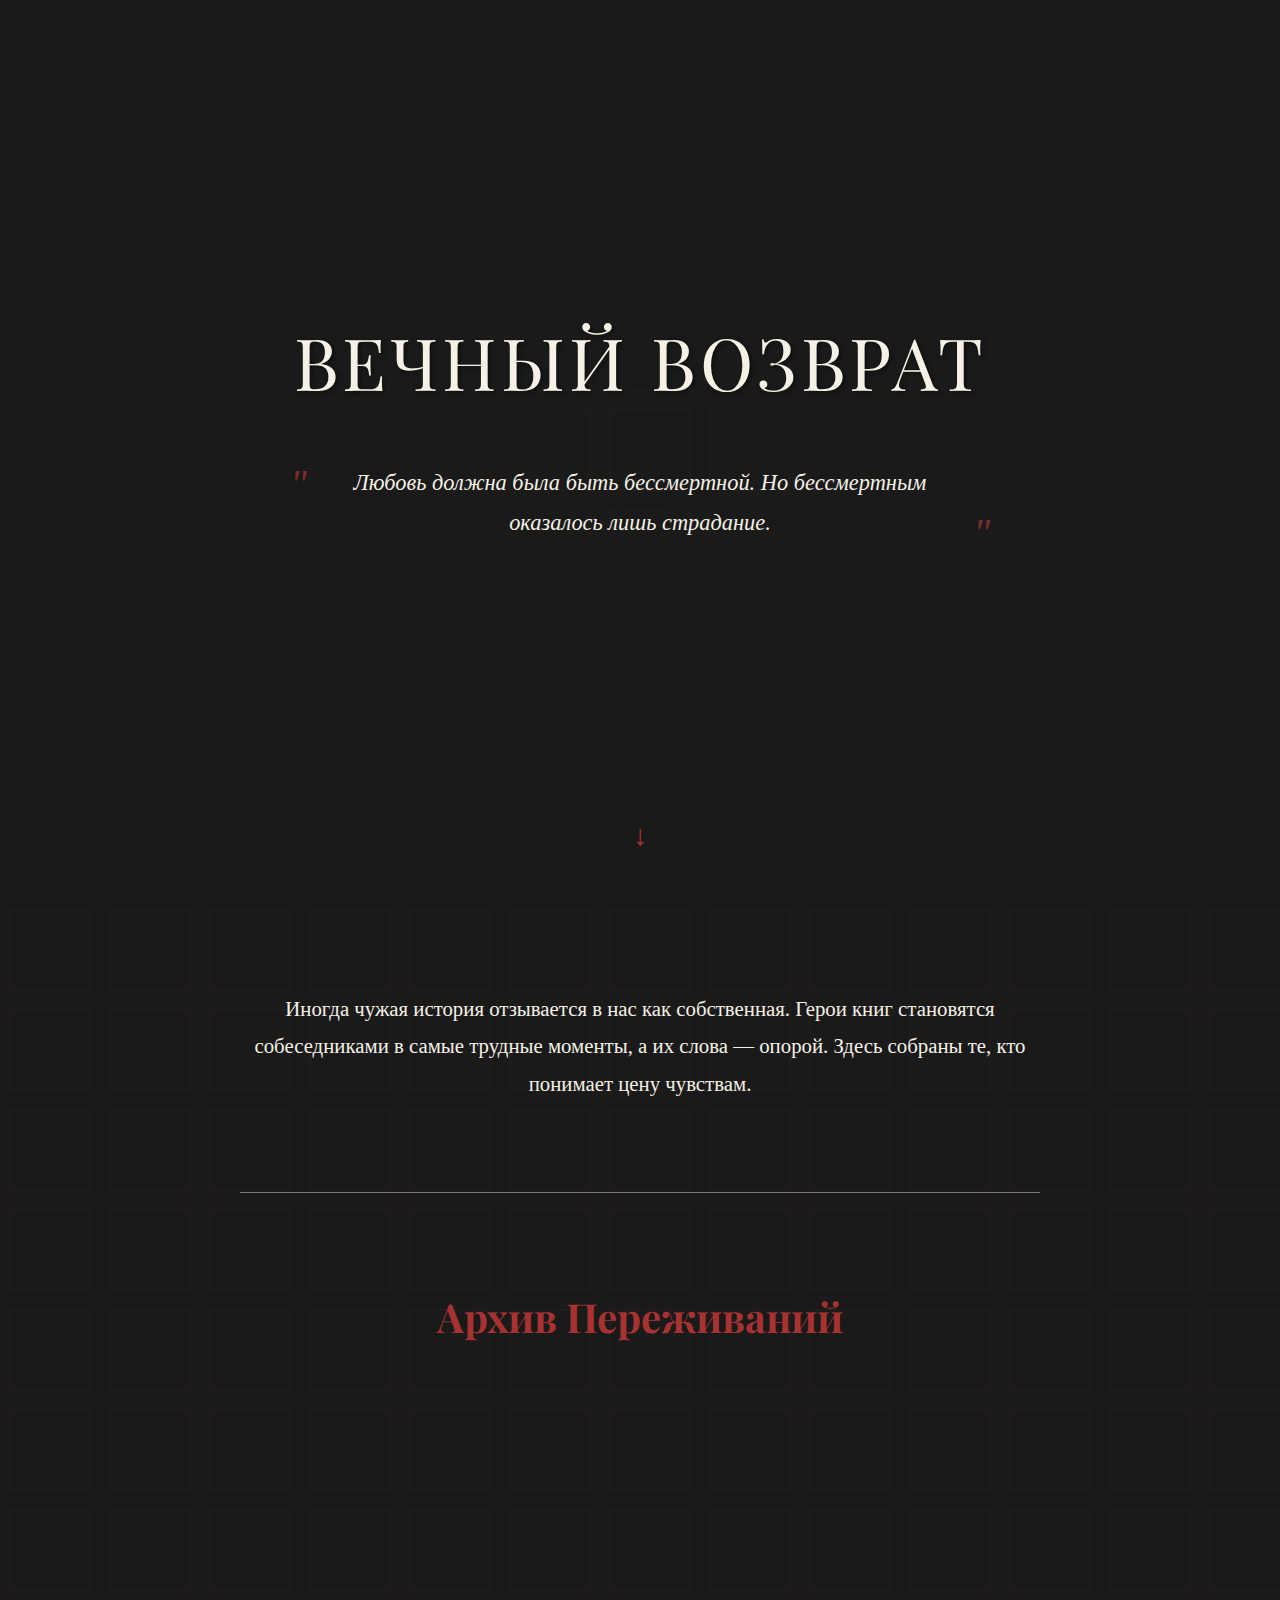
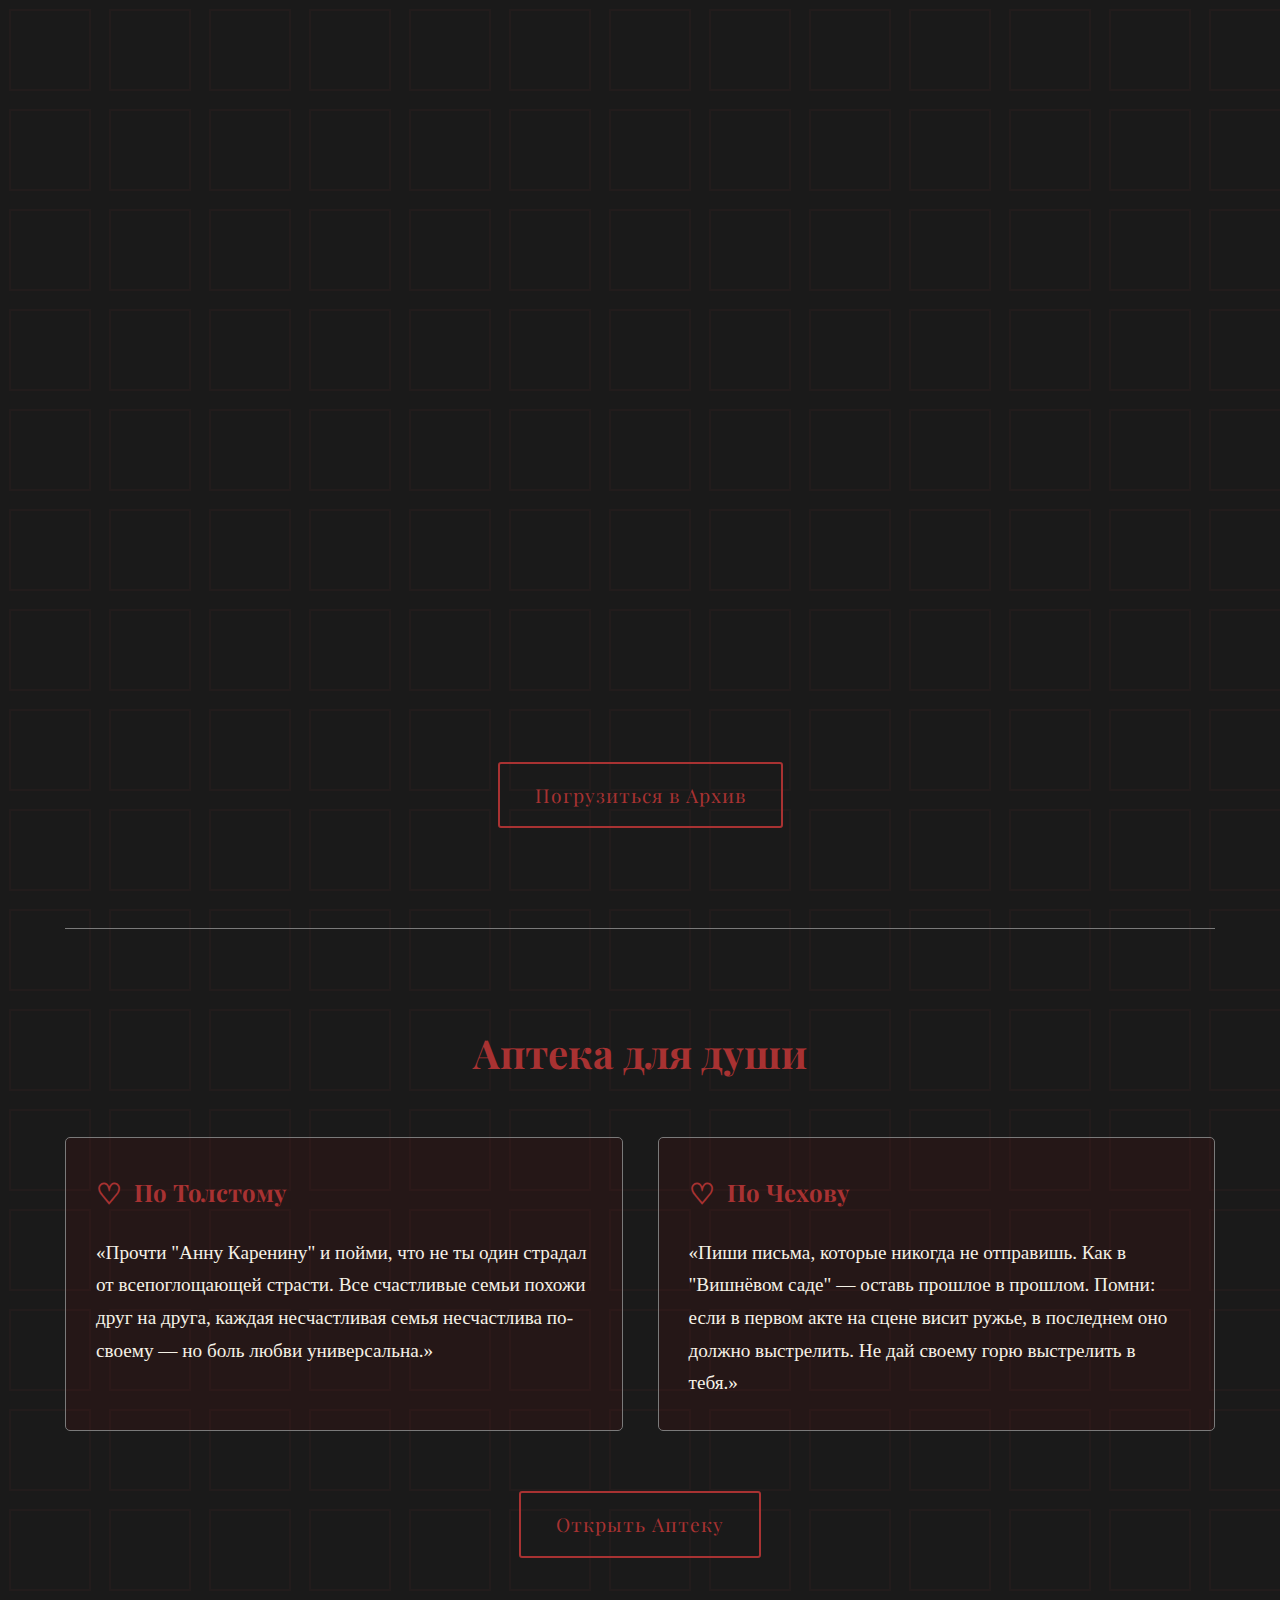
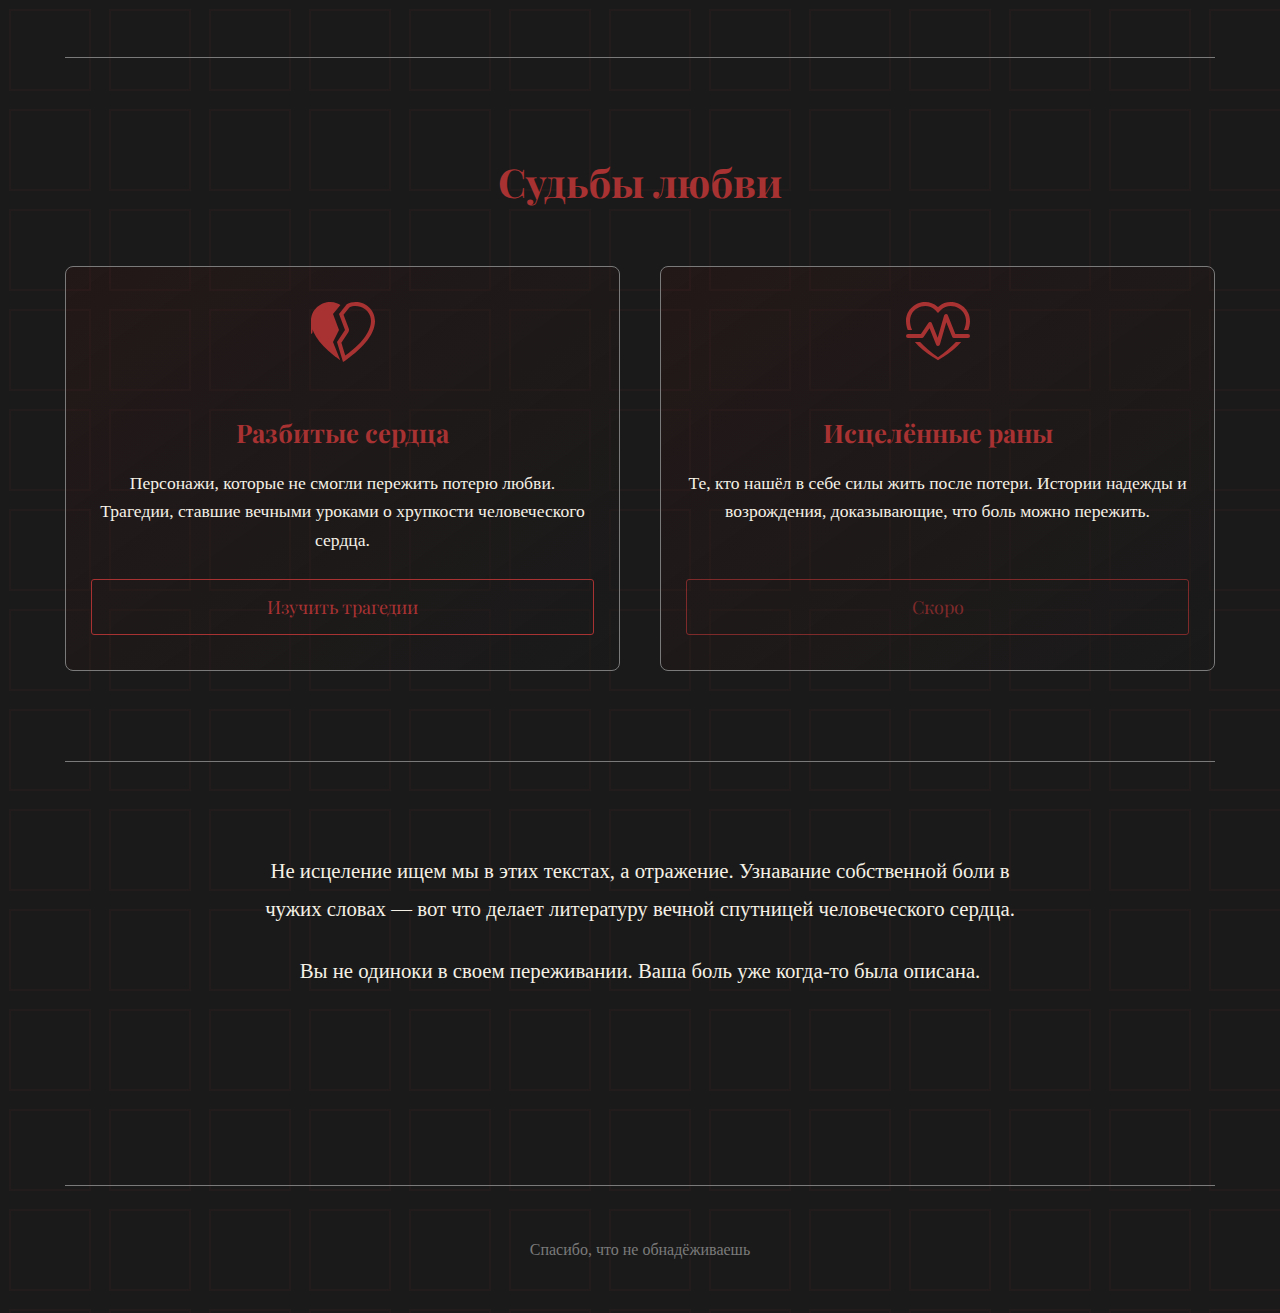
<file: index.html>
<!DOCTYPE html>
<html lang="ru">
<head>
    <meta charset="UTF-8">
    <meta name="viewport" content="width=device-width, initial-scale=1.0">
    <link rel="shortcut icon" href="img/vechno.png" type="image/x-icon">
    <title>Вечный Возврат - Архив литературных переживаний</title>
    <meta name="description" content="Архив литературных переживаний и сердечных ран. Исследуйте хроники разбитых сердец в зеркале мировой литературы.">
    <meta name="keywords" content="литература, любовь, страдание, архив, книги, цитаты">
    <link rel="stylesheet" href="styles/style.css">
</head>
<body>
    <div class="hero">
        <h1>Вечный Возврат</h1>
        <div class="quote">Любовь должна была быть бессмертной. Но бессмертным оказалось лишь страдание.<br></div>
        <div class="scroll-indicator">↓</div>
    </div>
    
    <div class="container">
        <section class="intro">
            <p>Иногда чужая история отзывается в нас как собственная. Герои книг становятся собеседниками в самые трудные моменты, а их слова — опорой. Здесь собраны те, кто понимает цену чувствам.</p>
        </section>
        
        <section>
            <h2 style="font-family: 'Playfair Display', serif; text-align: center; margin-bottom: 50px; color: var(--accent-color); font-size: 2.5rem;">Архив Переживаний</h2>
            
            <div class="gallery-item fade-in">
                <h2 class="gallery-title">Трагедия всепоглощающей страсти</h2>
                <div class="quote-block">
                    «Он никогда и не узнает, как я его люблю! И люблю не потому, что он красив, Нелли, а потому, что он больше я, чем я сама. Из чего бы ни были сотворены наши души, его душа и моя — одно»<br>
                    <span style="color: var(--accent-color); display: block; margin-top: 10px;">— Эмили Бронте, «Грозовой перевал»</span>
                </div>
                <p class="commentary">Когда любовь становится религией, а возлюбленный — божеством, его уход оставляет после себя не просто пустоту, а крушение всей вселенной. Мы становимся Кэтрин, бродящими по вересковым пустошам в поисках своего Хитклифа, не понимая, что ищем не человека, а часть собственной души.</p>
            </div>
            
            <div class="gallery-item fade-in">
                <h2 class="gallery-title">Элегия несбывшегося</h2>
                <div class="quote-block">
                    «Так мы и пытаемся плыть вперед, борясь с течением, а оно все сносит и сносит наши суденышки обратно в прошлое.»<br>
                    <span style="color: var(--accent-color); display: block; margin-top: 10px;">— Фрэнсис Скотт Фицджеральд, «Великий Гэтсби»</span>
                </div>
                <p class="commentary">Мы строим замки из памяти и носим их в себе как реликвии. Гэтсби верил в зеленый огонек, а мы — в сообщения, которые никогда не придут. Как и он, мы пытаемся воссоздать прошлое, не понимая, что оно ушло навсегда, оставив лишь призрачный след в настоящем.</p>
            </div>
            
            <div class="btn-container">
                <a href="gallery.html" class="archive-btn">Погрузиться в Архив</a>
            </div>
        </section>
        
        <section>
            <h2 style="font-family: 'Playfair Display', serif; text-align: center; margin-bottom: 50px; color: var(--accent-color); font-size: 2.5rem;">Аптека для души</h2>
            <div class="pharmacy">
                <div class="remedy">
                    <h3 class="remedy-title">По Толстому</h3>
                    <p class="remedy-description">«Прочти "Анну Каренину" и пойми, что не ты один страдал от всепоглощающей страсти. Все счастливые семьи похожи друг на друга, каждая несчастливая семья несчастлива по-своему — но боль любви универсальна.»</p>
                </div>
                
                <div class="remedy">
                    <h3 class="remedy-title">По Чехову</h3>
                    <p class="remedy-description">«Пиши письма, которые никогда не отправишь. Как в "Вишнёвом саде" — оставь прошлое в прошлом. Помни: если в первом акте на сцене висит ружье, в последнем оно должно выстрелить. Не дай своему горю выстрелить в тебя.»</p>
                </div>
            </div>
            
            <div class="btn-container">
                <a href="pharmacy.html" class="archive-btn">Открыть Аптеку</a>
            </div>
        </section>

        <section>
            <h2 style="font-family: 'Playfair Display', serif; text-align: center; margin-bottom: 50px; color: var(--accent-color); font-size: 2.5rem;">Судьбы любви</h2>
            
            <div class="new-sections" style="display: grid; grid-template-columns: repeat(auto-fit, minmax(400px, 1fr)); gap: 40px; margin-top: 50px;">
                <div class="section-card">
                    <div class="section-icon">
                        <svg xmlns="http://www.w3.org/2000/svg" width="64" height="64" fill="currentColor" class="bi bi-heartbreak" viewBox="0 0 16 16">
                            <path d="M8.867 14.41c13.308-9.322 4.79-16.563.064-13.824L7 3l1.5 4-2 3L8 15a38 38 0 0 0 .867-.59m-.303-1.01-.971-3.237 1.74-2.608a1 1 0 0 0 .103-.906l-1.3-3.468 1.45-1.813c1.861-.948 4.446.002 5.197 2.11.691 1.94-.055 5.521-6.219 9.922m-1.25 1.137a36 36 0 0 1-1.522-1.116C-5.077 4.97 1.842-1.472 6.454.293c.314.12.618.279.904.477L5.5 3 7 7l-1.5 3 1.815 4.537M-2.614 5.5a.5.5 0 0 1 .5-.5h2a.5.5 0 0 1 .5.5v2a.5.5 0 0 1-.5.5h-2a.5.5 0 0 1-.5-.5z"/>
                        </svg>
                    </div>
                    <h3>Разбитые сердца</h3>
                    <p>Персонажи, которые не смогли пережить потерю любви. Трагедии, ставшие вечными уроками о хрупкости человеческого сердца.</p>
                    <a href="morgue.html" class="section-btn">Изучить трагедии</a>
                </div>
                
                <div class="section-card">
                    <div class="section-icon">
                        <svg xmlns="http://www.w3.org/2000/svg" width="64" height="64" fill="currentColor" class="bi bi-heart-pulse" viewBox="0 0 16 16">
                            <path d="m8 2.748-.717-.737C5.6.281 2.514.878 1.4 3.053.918 3.995.78 5.323 1.508 7H.43c-2.128-5.697 4.165-8.83 7.394-5.857q.09.083.176.171a3 3 0 0 1 .176-.17c3.23-2.974 9.522.159 7.394 5.856h-1.078c.728-1.677.59-3.005.108-3.947C13.486.878 10.4.28 8.717 2.01zM2.212 10h1.315C4.593 11.183 6.05 12.458 8 13.795c1.95-1.337 3.407-2.612 4.473-3.795h1.315c-1.265 1.566-3.14 2.94-5.788 4.566-2.648-1.626-4.523-3-5.788-4.566"/>
                            <path d="M10.464 3.314a.5.5 0 0 0-.945.049L7.921 8.956 6.464 5.314a.5.5 0 0 0-.88-.091L3.732 8H.5a.5.5 0 0 0 0 1H4a.5.5 0 0 0 .416-.223l1.473-2.209 1.647 4.118a.5.5 0 0 0 .945-.049l1.598-5.593 1.457 3.642A.5.5 0 0 0 12 9h3.5a.5.5 0 0 0 0-1h-3.162z"/>
                        </svg>
                    </div>
                    <h3>Исцелённые раны</h3>
                    <p>Те, кто нашёл в себе силы жить после потери. Истории надежды и возрождения, доказывающие, что боль можно пережить.</p>
                    <div class="section-btn" style="cursor: default; opacity: 0.7;">Скоро</div>
                </div>
            </div>
        </section>
        
        <section class="conclusion">
            <p>Не исцеление ищем мы в этих текстах, а отражение. Узнавание собственной боли в чужих словах — вот что делает литературу вечной спутницей человеческого сердца.</p>
            <p>Вы не одиноки в своем переживании. Ваша боль уже когда-то была описана.</p>
        </section>

        <footer>
            <p>Спасибо, что не обнадёживаешь</p>
        </footer>
    </div>

    <script>
        document.addEventListener('DOMContentLoaded', function() {
            const fadeElements = document.querySelectorAll('.fade-in');
            
            const observer = new IntersectionObserver((entries) => {
                entries.forEach(entry => {
                    if (entry.isIntersecting) {
                        entry.target.classList.add('visible');
                    }
                });
            }, { 
                threshold: 0.1,
                rootMargin: '0px 0px -50px 0px'
            });
            
            fadeElements.forEach(element => {
                observer.observe(element);
            });
        });
    </script>
</body>
</html>
</file>
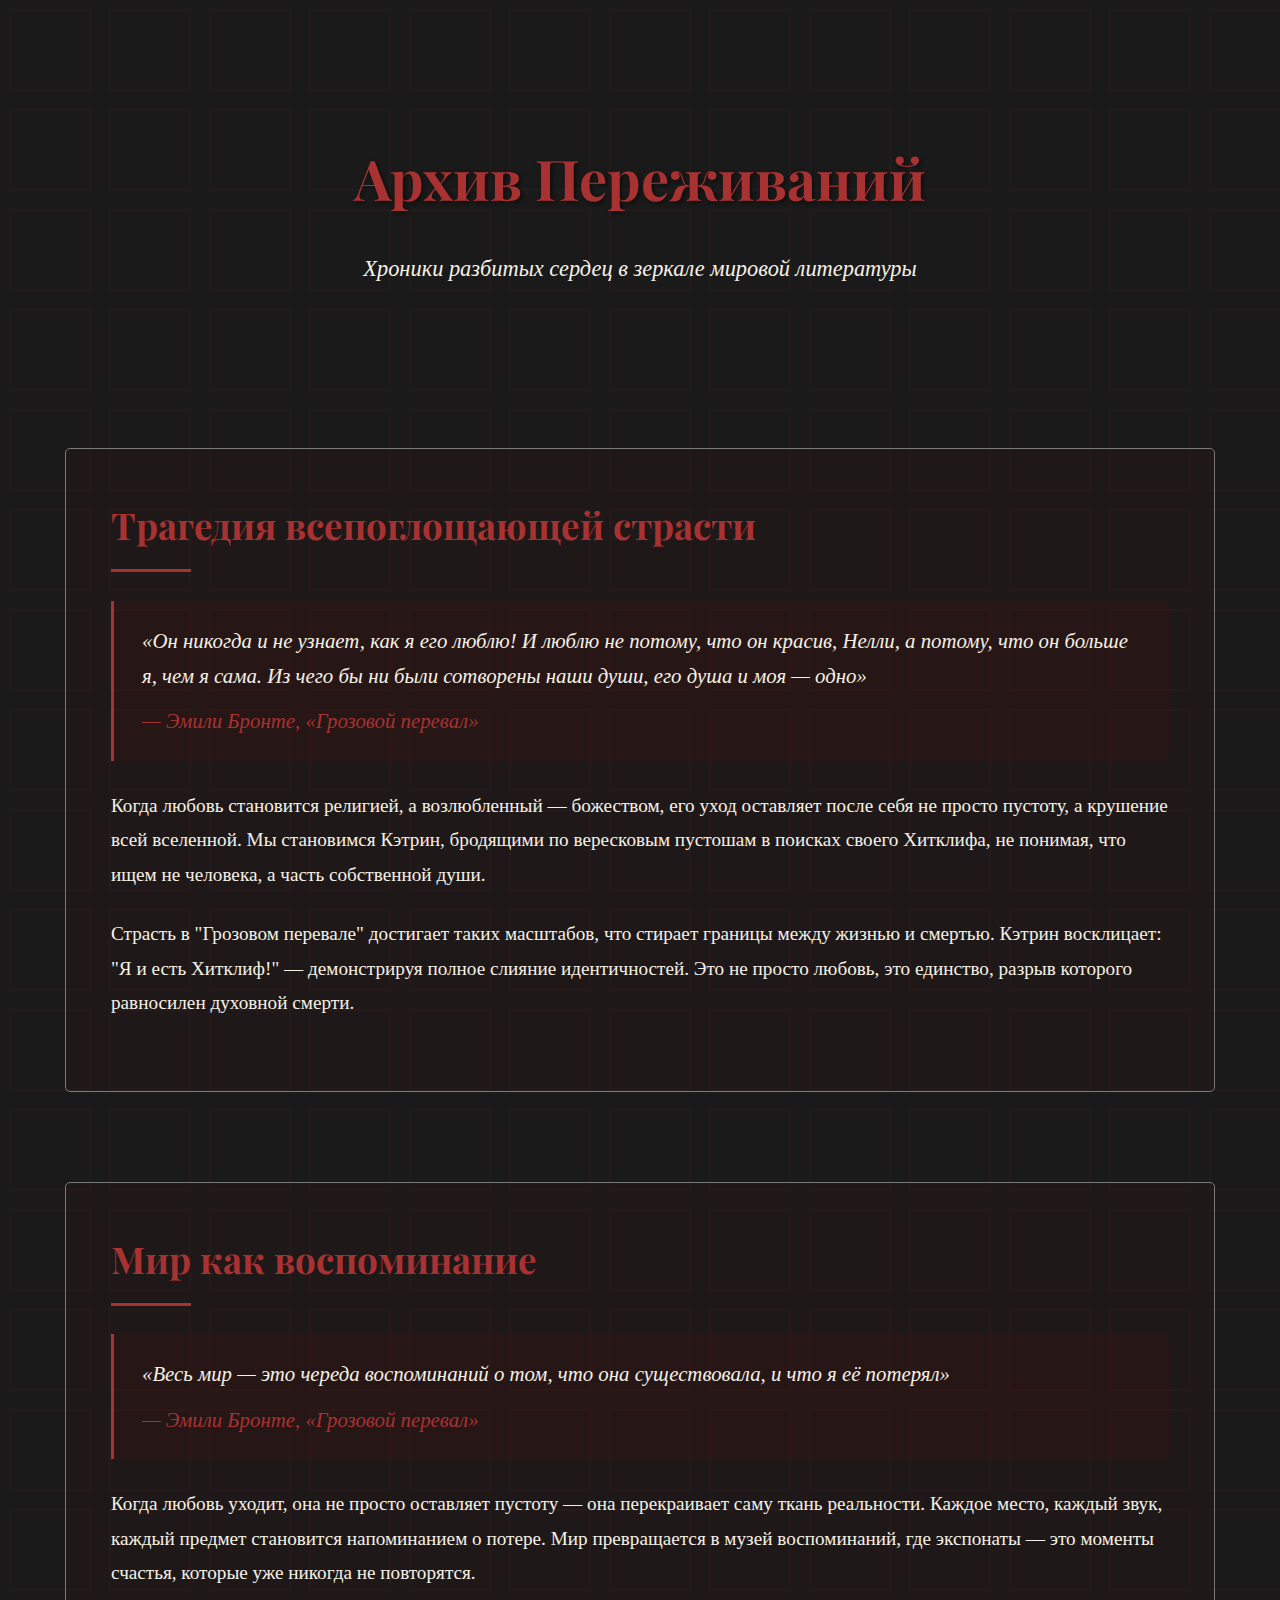
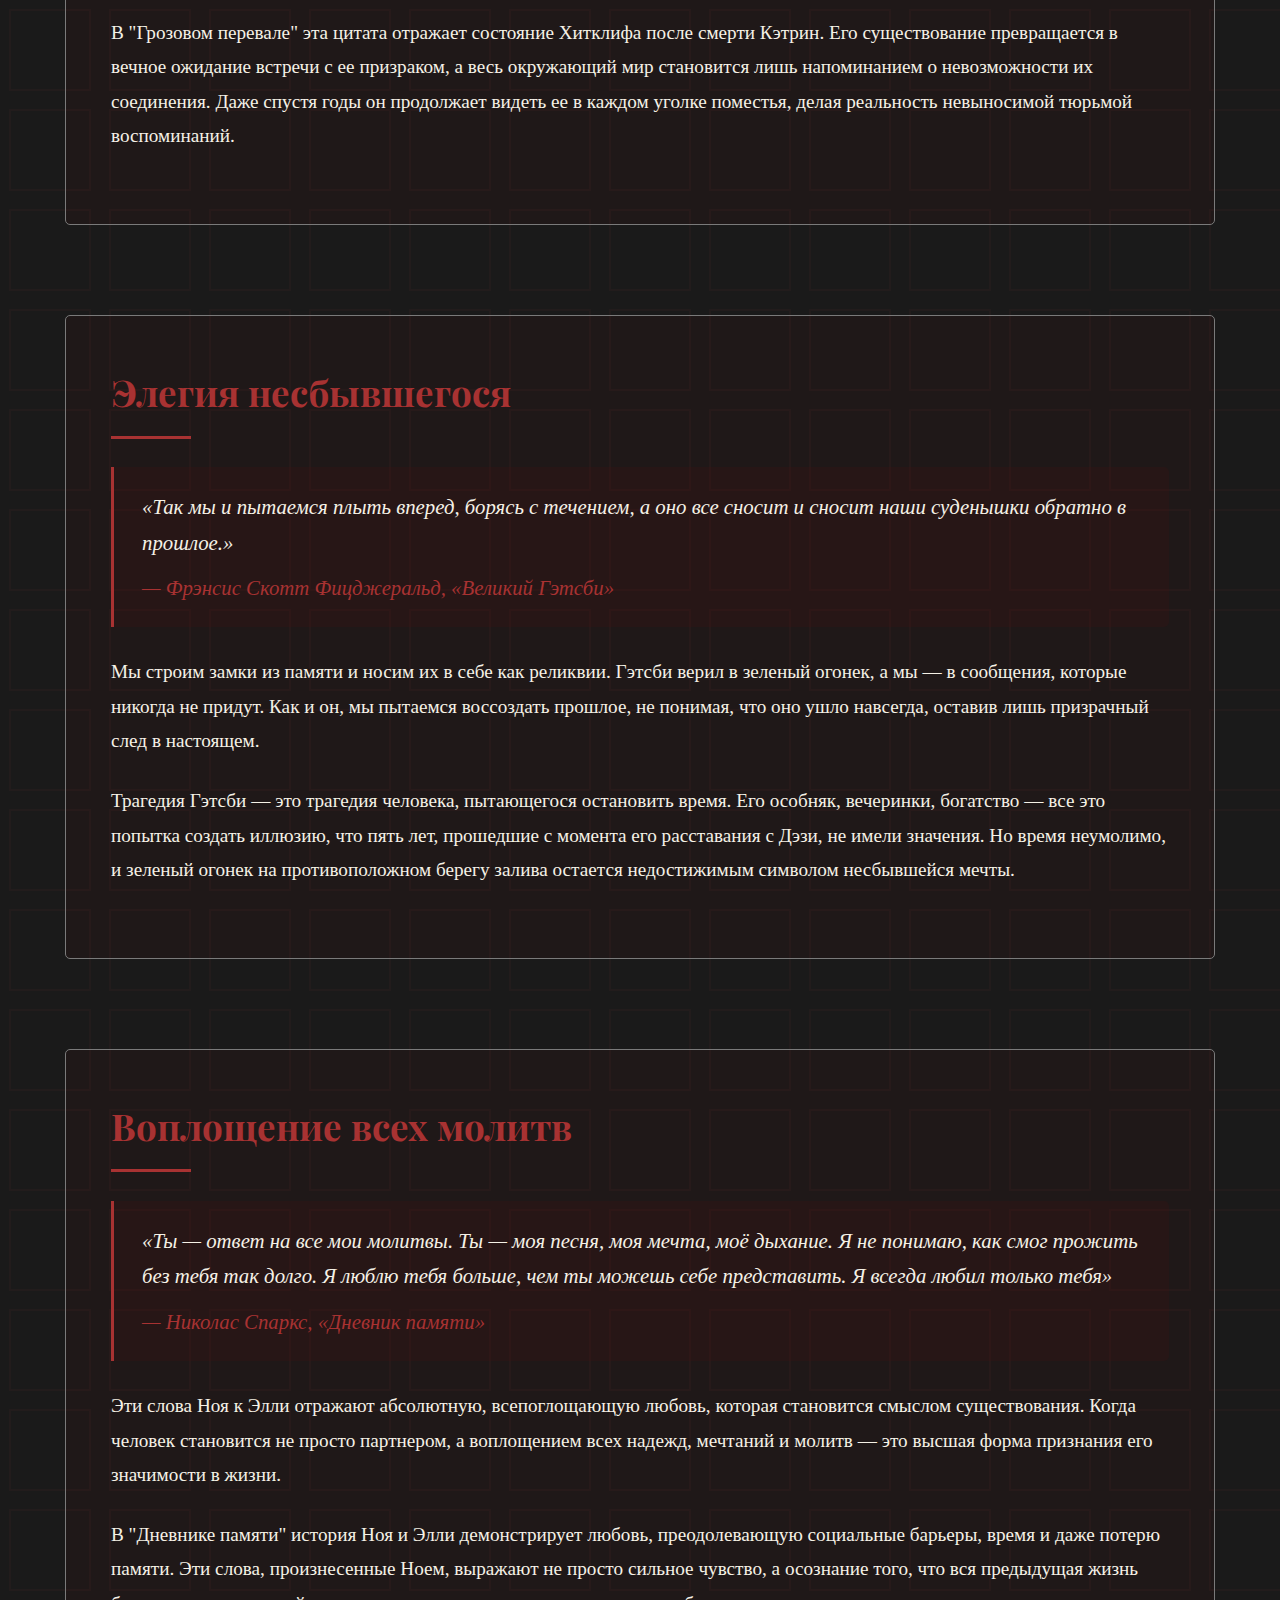
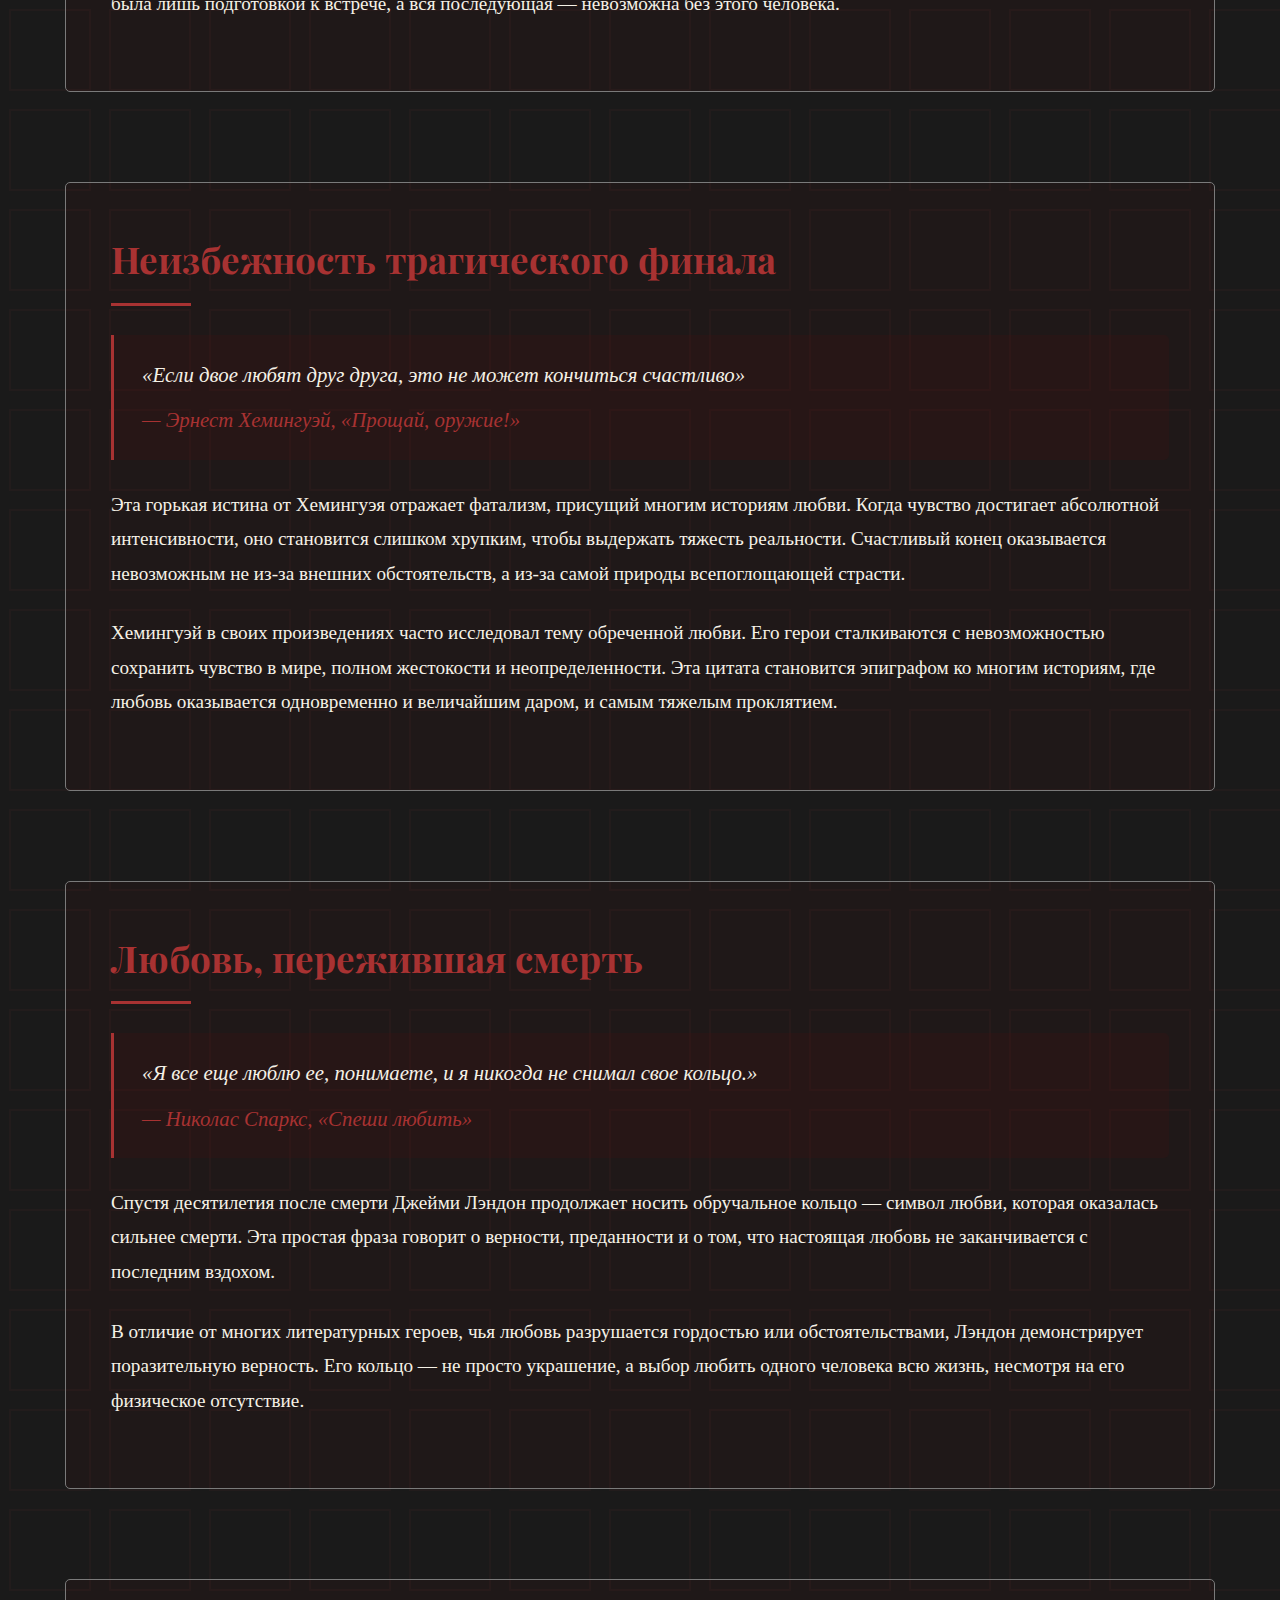
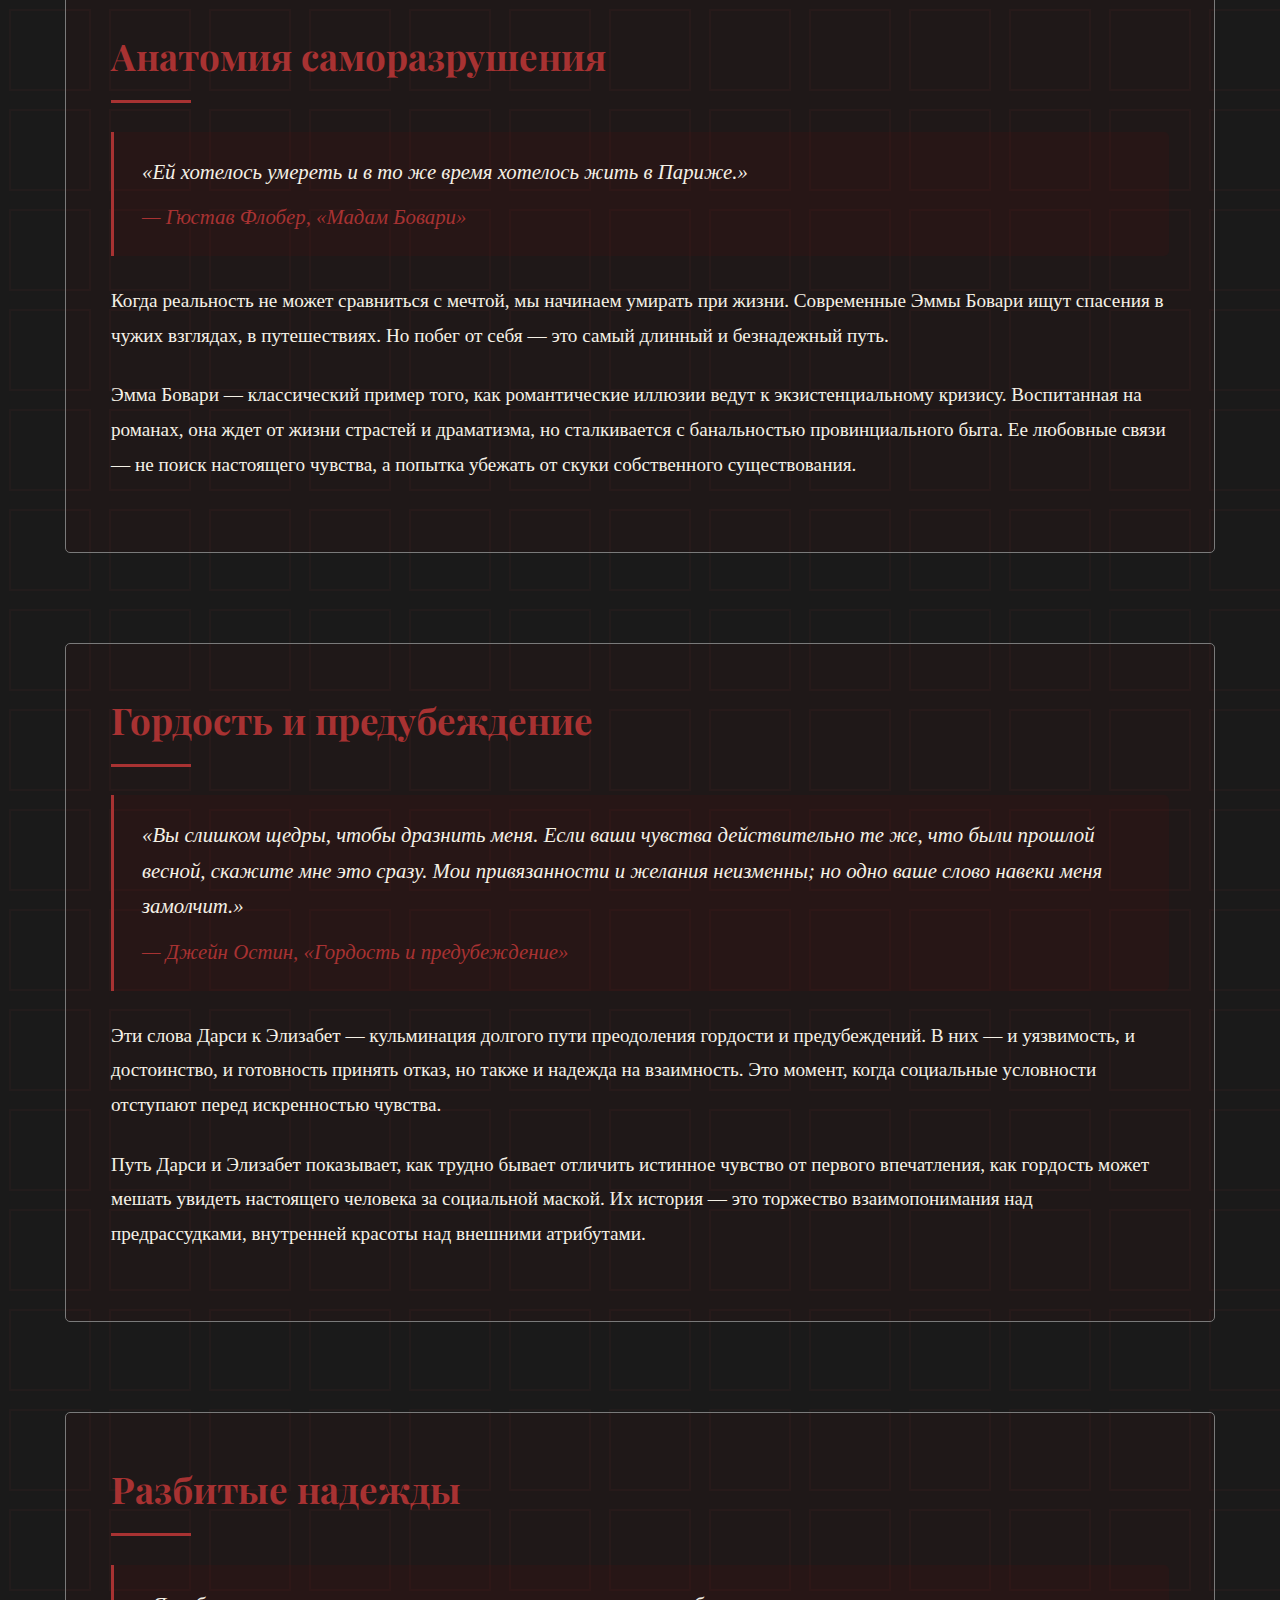
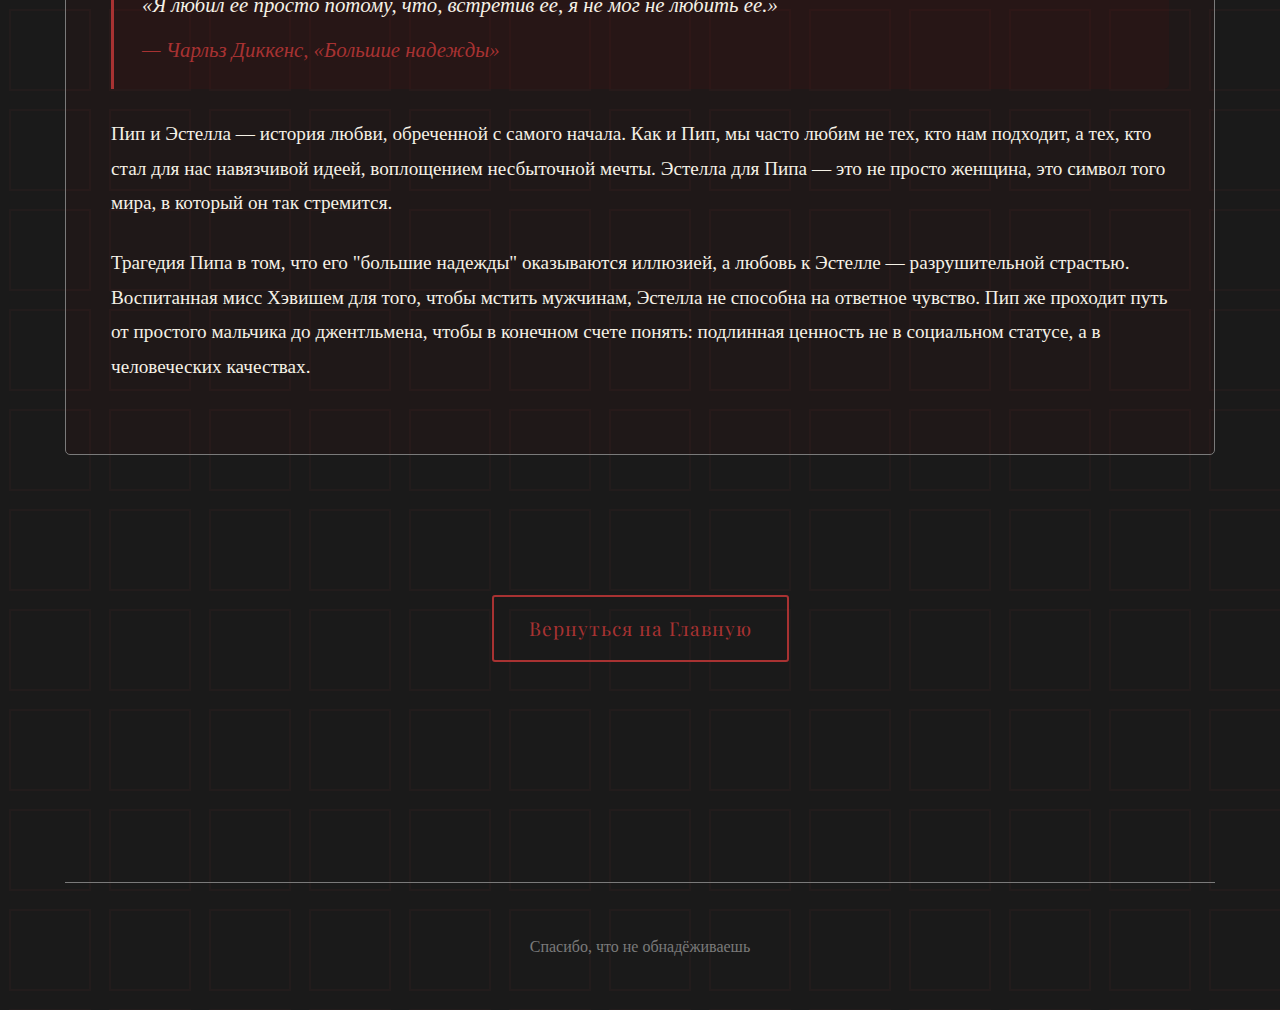
<file: gallery.html>
<!DOCTYPE html>
<html lang="ru">
<head>
    <meta charset="UTF-8">
    <meta name="viewport" content="width=device-width, initial-scale=1.0">
    <link rel="shortcut icon" href="img/vechno.png" type="image/x-icon">
    <title>Архив Переживаний - Вечный Возврат</title>
    <meta name="description" content="Хроники разбитых сердец в зеркале мировой литературы. Исследуйте трагедии всепоглощающей страсти и элегии несбывшегося.">
    <meta name="keywords" content="литература, архив, переживания, страсть, трагедия, элегия">
    <link rel="stylesheet" href="styles/style.css">
</head>
<body class="gallery-page">
    <div class="container">
        <header class="page-header">
            <h1 class="page-title">Архив Переживаний</h1>
            <p class="page-subtitle">Хроники разбитых сердец в зеркале мировой литературы</p>
        </header>
        
        <section>
            <div class="gallery-item fade-in">
                <h2 class="gallery-title">Трагедия всепоглощающей страсти</h2>
                <div class="quote-block">
                    «Он никогда и не узнает, как я его люблю! И люблю не потому, что он красив, Нелли, а потому, что он больше я, чем я сама. Из чего бы ни были сотворены наши души, его душа и моя — одно»<br>
                    <span style="color: var(--accent-color); display: block; margin-top: 10px;">— Эмили Бронте, «Грозовой перевал»</span>
                </div>
                <p class="commentary">Когда любовь становится религией, а возлюбленный — божеством, его уход оставляет после себя не просто пустоту, а крушение всей вселенной. Мы становимся Кэтрин, бродящими по вересковым пустошам в поисках своего Хитклифа, не понимая, что ищем не человека, а часть собственной души.</p>
                <p class="commentary">Страсть в "Грозовом перевале" достигает таких масштабов, что стирает границы между жизнью и смертью. Кэтрин восклицает: "Я и есть Хитклиф!" — демонстрируя полное слияние идентичностей. Это не просто любовь, это единство, разрыв которого равносилен духовной смерти.</p>
            </div>

            <div class="gallery-item fade-in">
                <h2 class="gallery-title">Мир как воспоминание</h2>
                <div class="quote-block">
                    «Весь мир — это череда воспоминаний о том, что она существовала, и что я её потерял»<br>
                    <span style="color: var(--accent-color); display: block; margin-top: 10px;">— Эмили Бронте, «Грозовой перевал»</span>
                </div>
                <p class="commentary">Когда любовь уходит, она не просто оставляет пустоту — она перекраивает саму ткань реальности. Каждое место, каждый звук, каждый предмет становится напоминанием о потере. Мир превращается в музей воспоминаний, где экспонаты — это моменты счастья, которые уже никогда не повторятся.</p>
                <p class="commentary">В "Грозовом перевале" эта цитата отражает состояние Хитклифа после смерти Кэтрин. Его существование превращается в вечное ожидание встречи с ее призраком, а весь окружающий мир становится лишь напоминанием о невозможности их соединения. Даже спустя годы он продолжает видеть ее в каждом уголке поместья, делая реальность невыносимой тюрьмой воспоминаний.</p>
            </div>
            
            <div class="gallery-item fade-in">
                <h2 class="gallery-title">Элегия несбывшегося</h2>
                <div class="quote-block">
                    «Так мы и пытаемся плыть вперед, борясь с течением, а оно все сносит и сносит наши суденышки обратно в прошлое.»<br>
                    <span style="color: var(--accent-color); display: block; margin-top: 10px;">— Фрэнсис Скотт Фицджеральд, «Великий Гэтсби»</span>
                </div>
                <p class="commentary">Мы строим замки из памяти и носим их в себе как реликвии. Гэтсби верил в зеленый огонек, а мы — в сообщения, которые никогда не придут. Как и он, мы пытаемся воссоздать прошлое, не понимая, что оно ушло навсегда, оставив лишь призрачный след в настоящем.</p>
                <p class="commentary">Трагедия Гэтсби — это трагедия человека, пытающегося остановить время. Его особняк, вечеринки, богатство — все это попытка создать иллюзию, что пять лет, прошедшие с момента его расставания с Дэзи, не имели значения. Но время неумолимо, и зеленый огонек на противоположном берегу залива остается недостижимым символом несбывшейся мечты.</p>
            </div>

            <div class="gallery-item fade-in">
                <h2 class="gallery-title">Воплощение всех молитв</h2>
                <div class="quote-block">
                    «Ты — ответ на все мои молитвы. Ты — моя песня, моя мечта, моё дыхание. Я не понимаю, как смог прожить без тебя так долго. Я люблю тебя больше, чем ты можешь себе представить. Я всегда любил только тебя»<br>
                    <span style="color: var(--accent-color); display: block; margin-top: 10px;">— Николас Спаркс, «Дневник памяти»</span>
                </div>
                <p class="commentary">Эти слова Ноя к Элли отражают абсолютную, всепоглощающую любовь, которая становится смыслом существования. Когда человек становится не просто партнером, а воплощением всех надежд, мечтаний и молитв — это высшая форма признания его значимости в жизни.</p>
                <p class="commentary">В "Дневнике памяти" история Ноя и Элли демонстрирует любовь, преодолевающую социальные барьеры, время и даже потерю памяти. Эти слова, произнесенные Ноем, выражают не просто сильное чувство, а осознание того, что вся предыдущая жизнь была лишь подготовкой к встрече, а вся последующая — невозможна без этого человека.</p>
            </div>

            <div class="gallery-item fade-in">
                <h2 class="gallery-title">Неизбежность трагического финала</h2>
                <div class="quote-block">
                    «Если двое любят друг друга, это не может кончиться счастливо»<br>
                    <span style="color: var(--accent-color); display: block; margin-top: 10px;">— Эрнест Хемингуэй, «Прощай, оружие!»</span>
                </div>
                <p class="commentary">Эта горькая истина от Хемингуэя отражает фатализм, присущий многим историям любви. Когда чувство достигает абсолютной интенсивности, оно становится слишком хрупким, чтобы выдержать тяжесть реальности. Счастливый конец оказывается невозможным не из-за внешних обстоятельств, а из-за самой природы всепоглощающей страсти.</p>
                <p class="commentary">Хемингуэй в своих произведениях часто исследовал тему обреченной любви. Его герои сталкиваются с невозможностью сохранить чувство в мире, полном жестокости и неопределенности. Эта цитата становится эпиграфом ко многим историям, где любовь оказывается одновременно и величайшим даром, и самым тяжелым проклятием.</p>
            </div>

            <div class="gallery-item fade-in">
                <h2 class="gallery-title">Любовь, пережившая смерть</h2>
                <div class="quote-block">
                    «Я все еще люблю ее, понимаете, и я никогда не снимал свое кольцо.»<br>
                    <span style="color: var(--accent-color); display: block; margin-top: 10px;">— Николас Спаркс, «Спеши любить»</span>
                </div>
                <p class="commentary">Спустя десятилетия после смерти Джейми Лэндон продолжает носить обручальное кольцо — символ любви, которая оказалась сильнее смерти. Эта простая фраза говорит о верности, преданности и о том, что настоящая любовь не заканчивается с последним вздохом.</p>
                <p class="commentary">В отличие от многих литературных героев, чья любовь разрушается гордостью или обстоятельствами, Лэндон демонстрирует поразительную верность. Его кольцо — не просто украшение, а выбор любить одного человека всю жизнь, несмотря на его физическое отсутствие.</p>
            </div>
            
            <div class="gallery-item fade-in">
                <h2 class="gallery-title">Анатомия саморазрушения</h2>
                <div class="quote-block">
                    «Ей хотелось умереть и в то же время хотелось жить в Париже.»<br>
                    <span style="color: var(--accent-color); display: block; margin-top: 10px;">— Гюстав Флобер, «Мадам Бовари»</span>
                </div>
                <p class="commentary">Когда реальность не может сравниться с мечтой, мы начинаем умирать при жизни. Современные Эммы Бовари ищут спасения в чужих взглядах, в путешествиях. Но побег от себя — это самый длинный и безнадежный путь.</p>
                <p class="commentary">Эмма Бовари — классический пример того, как романтические иллюзии ведут к экзистенциальному кризису. Воспитанная на романах, она ждет от жизни страстей и драматизма, но сталкивается с банальностью провинциального быта. Ее любовные связи — не поиск настоящего чувства, а попытка убежать от скуки собственного существования.</p>
            </div>

            <div class="gallery-item fade-in">
                <h2 class="gallery-title">Гордость и предубеждение</h2>
                <div class="quote-block">
                    «Вы слишком щедры, чтобы дразнить меня. Если ваши чувства действительно те же, что были прошлой весной, скажите мне это сразу. Мои привязанности и желания неизменны; но одно ваше слово навеки меня замолчит.»<br>
                    <span style="color: var(--accent-color); display: block; margin-top: 10px;">— Джейн Остин, «Гордость и предубеждение»</span>
                </div>
                <p class="commentary">Эти слова Дарси к Элизабет — кульминация долгого пути преодоления гордости и предубеждений. В них — и уязвимость, и достоинство, и готовность принять отказ, но также и надежда на взаимность. Это момент, когда социальные условности отступают перед искренностью чувства.</p>
                <p class="commentary">Путь Дарси и Элизабет показывает, как трудно бывает отличить истинное чувство от первого впечатления, как гордость может мешать увидеть настоящего человека за социальной маской. Их история — это торжество взаимопонимания над предрассудками, внутренней красоты над внешними атрибутами.</p>
            </div>
            
            <div class="gallery-item fade-in">
                <h2 class="gallery-title">Разбитые надежды</h2>
                <div class="quote-block">
                    «Я любил ее просто потому, что, встретив ее, я не мог не любить ее.»<br>
                    <span style="color: var(--accent-color); display: block; margin-top: 10px;">— Чарльз Диккенс, «Большие надежды»</span>
                </div>
                <p class="commentary">Пип и Эстелла — история любви, обреченной с самого начала. Как и Пип, мы часто любим не тех, кто нам подходит, а тех, кто стал для нас навязчивой идеей, воплощением несбыточной мечты. Эстелла для Пипа — это не просто женщина, это символ того мира, в который он так стремится.</p>
                <p class="commentary">Трагедия Пипа в том, что его "большие надежды" оказываются иллюзией, а любовь к Эстелле — разрушительной страстью. Воспитанная мисс Хэвишем для того, чтобы мстить мужчинам, Эстелла не способна на ответное чувство. Пип же проходит путь от простого мальчика до джентльмена, чтобы в конечном счете понять: подлинная ценность не в социальном статусе, а в человеческих качествах.</p>
            </div>
            
            <div style="text-align: center;">
                <a href="index.html" class="back-btn">Вернуться на Главную</a>
            </div>
        </section>
        
        <footer>
            <p>Спасибо, что не обнадёживаешь</p>
        </footer>
    </div>

    <script>
        document.addEventListener('DOMContentLoaded', function() {
            const fadeElements = document.querySelectorAll('.fade-in');
            
            const observer = new IntersectionObserver((entries) => {
                entries.forEach(entry => {
                    if (entry.isIntersecting) {
                        entry.target.classList.add('visible');
                    }
                });
            }, { 
                threshold: 0.1,
                rootMargin: '0px 0px -50px 0px'
            });
            
            fadeElements.forEach(element => {
                observer.observe(element);
            });
        });
    </script>
</body>
</html>
</file>
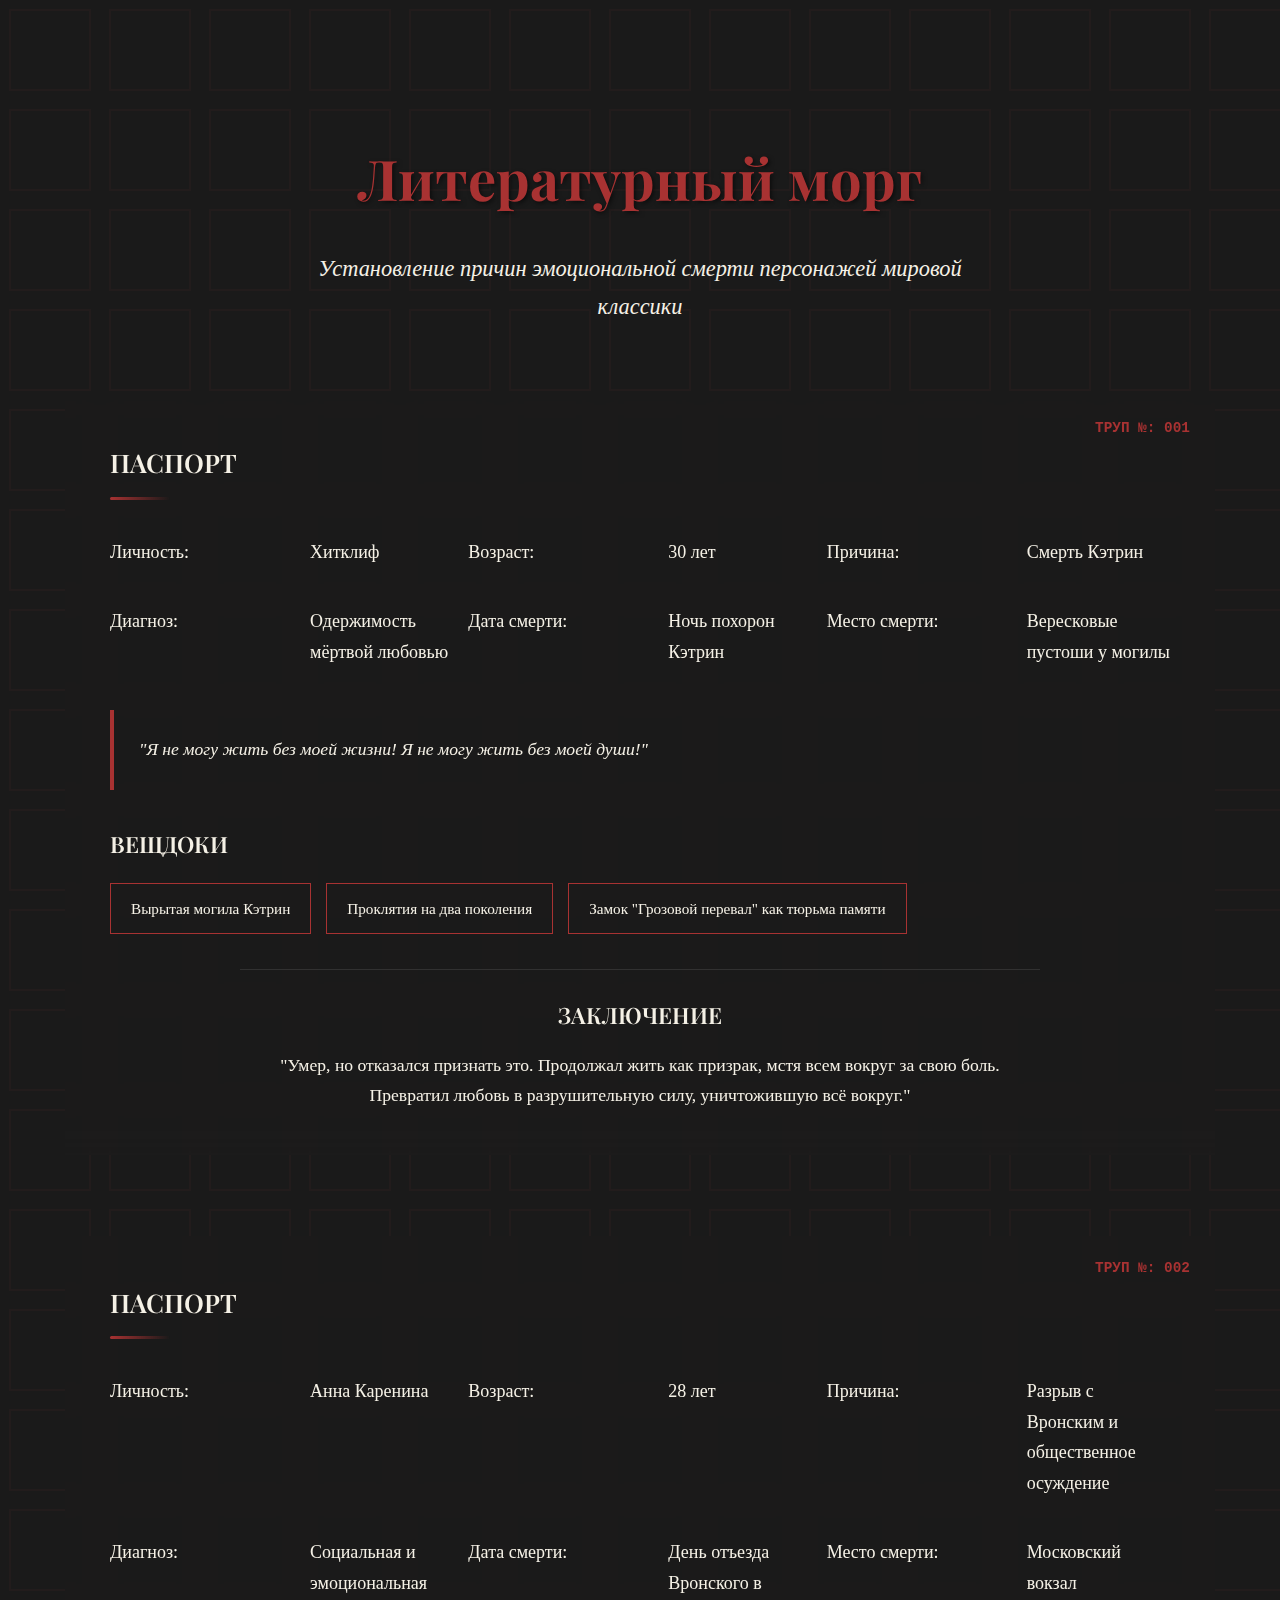
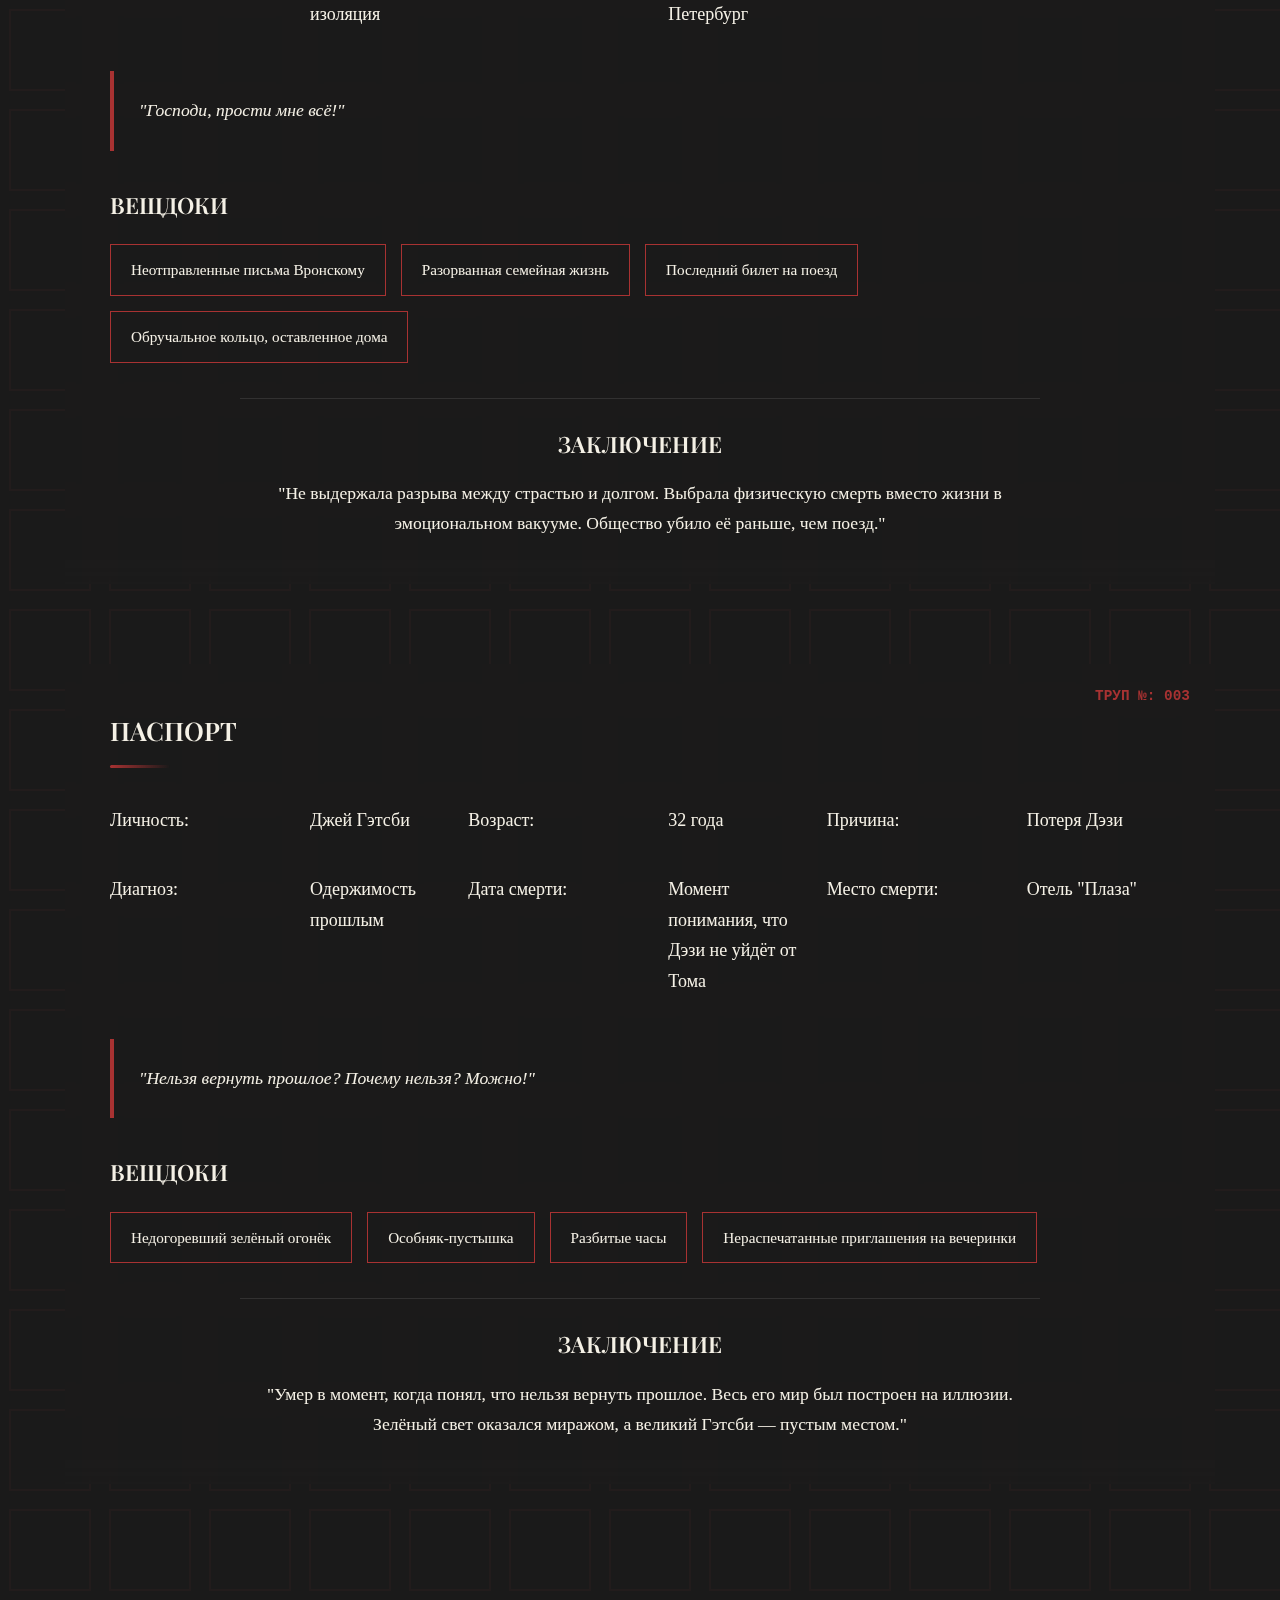
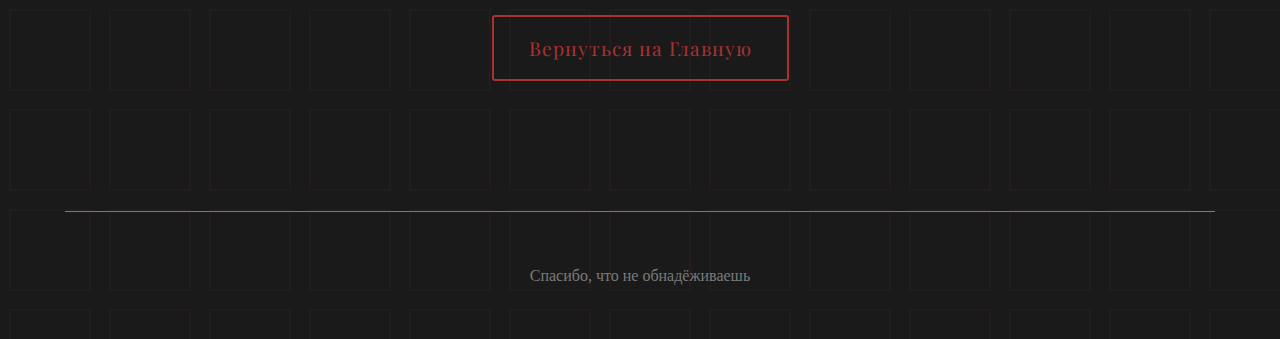
<file: morgue.html>
<!DOCTYPE html>
<html lang="ru">
<head>
    <meta charset="UTF-8">
    <meta name="viewport" content="width=device-width, initial-scale=1.0">
    <link rel="shortcut icon" href="img/vechno.png" type="image/x-icon">
    <title>Литературный морг - Вечный Возврат</title>
    <meta name="description" content="Эмоциональная смерть литературных персонажей после расставания">
    <meta name="keywords" content="литература, смерть, эмоции, расставание, любовь, архив">
    <link rel="stylesheet" href="styles/style.css">
    <style>
        .corpse-card {
            margin-bottom: 80px;
            padding: 45px;
            background: var(--card-bg);
            border: 1px solid var(--card-border);
            position: relative;
            border-radius: var(--radius);
            transition: var(--transition);
            backdrop-filter: blur(10px);
            overflow: hidden;
        }
        
        .corpse-card::before {
            content: '';
            position: absolute;
            top: 0;
            left: 0;
            width: 4px;
            height: 100%;
            background: var(--accent-color);
            transform: scaleY(0);
            transition: transform 0.4s ease;
        }
        
        .corpse-card:hover {
            transform: translateY(-5px);
            box-shadow: var(--shadow-hover);
        }
        
        .corpse-card:hover::before {
            transform: scaleY(1);
        }
        
        .corpse-number {
            position: absolute;
            top: 20px;
            right: 25px;
            color: var(--accent-color);
            font-size: 0.9rem;
            font-weight: bold;
            font-family: 'Courier New', monospace;
        }
        
        .passport {
            margin-bottom: 30px;
        }
        
        .passport h3 {
            font-family: 'Playfair Display', serif;
            font-size: 1.6rem;
            margin-bottom: 25px;
            color: var(--text-color);
            display: flex;
            align-items: center;
            position: relative;
            padding-bottom: 15px;
            font-weight: 600;
        }
        
        .passport h3::after {
            content: '';
            position: absolute;
            bottom: 0;
            left: 0;
            width: 60px;
            height: 3px;
            background: linear-gradient(90deg, var(--accent-color), transparent);
            border-radius: 2px;
        }
        
        .passport-grid {
            display: grid;
            grid-template-columns: repeat(auto-fit, minmax(300px, 1fr));
            gap: 15px;
        }
        
        .passport-item {
            display: flex;
            margin: 12px 0;
        }
        
        .passport-label {
            min-width: 200px;
            color: var(--text-secondary);
            font-weight: 500;
        }
        
        .passport-value {
            color: var(--text-color);
        }
        
        .last-words {
            margin: 30px 0;
            padding: 25px;
            background: var(--accent-light);
            border-left: 4px solid var(--accent-color);
            border-radius: 0 var(--radius-sm) var(--radius-sm) 0;
            position: relative;
            overflow: hidden;
            font-style: italic;
            font-size: 1.1rem;
        }
        
        .last-words::before {
            content: '';
            position: absolute;
            top: 0;
            left: 0;
            width: 100%;
            height: 100%;
            background: linear-gradient(90deg, transparent, rgba(255, 255, 255, 0.03), transparent);
            transform: translateX(-100%);
            transition: transform 0.6s ease;
        }
        
        .last-words:hover::before {
            transform: translateX(100%);
        }
        
        .evidence {
            margin: 35px 0;
        }
        
        .evidence h4 {
            font-family: 'Playfair Display', serif;
            font-size: 1.4rem;
            margin-bottom: 20px;
            color: var(--text-color);
            font-weight: 600;
        }
        
        .evidence-items {
            display: flex;
            flex-wrap: wrap;
            gap: 15px;
        }
        
        .evidence-item {
            background: var(--accent-light);
            padding: 12px 20px;
            border: 1px solid var(--accent-color);
            border-radius: var(--radius-sm);
            font-size: 0.95rem;
            transition: var(--transition);
            color: var(--text-secondary);
        }
        
        .evidence-item:hover {
            background: rgba(196, 69, 69, 0.2);
            transform: translateY(-2px);
            color: var(--text-color);
        }
        
        .conclusion {
            border-top: 1px solid rgba(255, 255, 255, 0.1);
            padding-top: 25px;
            margin-top: 30px;
        }
        
        .conclusion h4 {
            font-family: 'Playfair Display', serif;
            font-size: 1.4rem;
            margin-bottom: 15px;
            color: var(--text-color);
            font-weight: 600;
        }
        
        .conclusion p {
            margin: 0;
            line-height: 1.7;
            color: var(--text-secondary);
            font-size: 1.1rem;
        }
        
        @media (max-width: 768px) {
            .passport-grid {
                grid-template-columns: 1fr;
            }
            
            .passport-item {
                flex-direction: column;
            }
            
            .passport-label {
                min-width: auto;
                margin-bottom: 5px;
            }
            
            .corpse-card {
                padding: 30px;
            }
            
            .evidence-items {
                gap: 10px;
            }
            
            .evidence-item {
                padding: 10px 15px;
            }
        }
    </style>
</head>
<body class="gallery-page">
    <div class="container">
        <header class="page-header">
            <h1 class="page-title">Литературный морг</h1>
            <p class="page-subtitle">Установление причин эмоциональной смерти персонажей мировой классики</p>
        </header>

        <div class="corpse-card fade-in">
            <div class="corpse-number">ТРУП №: 001</div>
            
            <div class="passport">
                <h3>ПАСПОРТ</h3>
                <div class="passport-grid">
                    <div class="passport-item">
                        <span class="passport-label">Личность:</span>
                        <span class="passport-value">Хитклиф</span>
                    </div>
                    <div class="passport-item">
                        <span class="passport-label">Возраст:</span>
                        <span class="passport-value">30 лет</span>
                    </div>
                    <div class="passport-item">
                        <span class="passport-label">Причина:</span>
                        <span class="passport-value">Смерть Кэтрин</span>
                    </div>
                    <div class="passport-item">
                        <span class="passport-label">Диагноз:</span>
                        <span class="passport-value">Одержимость мёртвой любовью</span>
                    </div>
                    <div class="passport-item">
                        <span class="passport-label">Дата смерти:</span>
                        <span class="passport-value">Ночь похорон Кэтрин</span>
                    </div>
                    <div class="passport-item">
                        <span class="passport-label">Место смерти:</span>
                        <span class="passport-value">Вересковые пустоши у могилы</span>
                    </div>
                </div>
            </div>

            <div class="last-words">
                "Я не могу жить без моей жизни! Я не могу жить без моей души!"
            </div>

            <div class="evidence">
                <h4>ВЕЩДОКИ</h4>
                <div class="evidence-items">
                    <div class="evidence-item">Вырытая могила Кэтрин</div>
                    <div class="evidence-item">Проклятия на два поколения</div>
                    <div class="evidence-item">Замок "Грозовой перевал" как тюрьма памяти</div>
                </div>
            </div>

            <div class="conclusion">
                <h4>ЗАКЛЮЧЕНИЕ</h4>
                <p>"Умер, но отказался признать это. Продолжал жить как призрак, мстя всем вокруг за свою боль. Превратил любовь в разрушительную силу, уничтожившую всё вокруг."</p>
            </div>
        </div>

        <div class="corpse-card fade-in">
            <div class="corpse-number">ТРУП №: 002</div>
            
            <div class="passport">
                <h3>ПАСПОРТ</h3>
                <div class="passport-grid">
                    <div class="passport-item">
                        <span class="passport-label">Личность:</span>
                        <span class="passport-value">Анна Каренина</span>
                    </div>
                    <div class="passport-item">
                        <span class="passport-label">Возраст:</span>
                        <span class="passport-value">28 лет</span>
                    </div>
                    <div class="passport-item">
                        <span class="passport-label">Причина:</span>
                        <span class="passport-value">Разрыв с Вронским и общественное осуждение</span>
                    </div>
                    <div class="passport-item">
                        <span class="passport-label">Диагноз:</span>
                        <span class="passport-value">Социальная и эмоциональная изоляция</span>
                    </div>
                    <div class="passport-item">
                        <span class="passport-label">Дата смерти:</span>
                        <span class="passport-value">День отъезда Вронского в Петербург</span>
                    </div>
                    <div class="passport-item">
                        <span class="passport-label">Место смерти:</span>
                        <span class="passport-value">Московский вокзал</span>
                    </div>
                </div>
            </div>

            <div class="last-words">
                "Господи, прости мне всё!"
            </div>

            <div class="evidence">
                <h4>ВЕЩДОКИ</h4>
                <div class="evidence-items">
                    <div class="evidence-item">Неотправленные письма Вронскому</div>
                    <div class="evidence-item">Разорванная семейная жизнь</div>
                    <div class="evidence-item">Последний билет на поезд</div>
                    <div class="evidence-item">Обручальное кольцо, оставленное дома</div>
                </div>
            </div>

            <div class="conclusion">
                <h4>ЗАКЛЮЧЕНИЕ</h4>
                <p>"Не выдержала разрыва между страстью и долгом. Выбрала физическую смерть вместо жизни в эмоциональном вакууме. Общество убило её раньше, чем поезд."</p>
            </div>
        </div>

        <div class="corpse-card fade-in">
            <div class="corpse-number">ТРУП №: 003</div>
            
            <div class="passport">
                <h3>ПАСПОРТ</h3>
                <div class="passport-grid">
                    <div class="passport-item">
                        <span class="passport-label">Личность:</span>
                        <span class="passport-value">Джей Гэтсби</span>
                    </div>
                    <div class="passport-item">
                        <span class="passport-label">Возраст:</span>
                        <span class="passport-value">32 года</span>
                    </div>
                    <div class="passport-item">
                        <span class="passport-label">Причина:</span>
                        <span class="passport-value">Потеря Дэзи</span>
                    </div>
                    <div class="passport-item">
                        <span class="passport-label">Диагноз:</span>
                        <span class="passport-value">Одержимость прошлым</span>
                    </div>
                    <div class="passport-item">
                        <span class="passport-label">Дата смерти:</span>
                        <span class="passport-value">Момент понимания, что Дэзи не уйдёт от Тома</span>
                    </div>
                    <div class="passport-item">
                        <span class="passport-label">Место смерти:</span>
                        <span class="passport-value">Отель "Плаза"</span>
                    </div>
                </div>
            </div>

            <div class="last-words">
                "Нельзя вернуть прошлое? Почему нельзя? Можно!"
            </div>

            <div class="evidence">
                <h4>ВЕЩДОКИ</h4>
                <div class="evidence-items">
                    <div class="evidence-item">Недогоревший зелёный огонёк</div>
                    <div class="evidence-item">Особняк-пустышка</div>
                    <div class="evidence-item">Разбитые часы</div>
                    <div class="evidence-item">Нераспечатанные приглашения на вечеринки</div>
                </div>
            </div>

            <div class="conclusion">
                <h4>ЗАКЛЮЧЕНИЕ</h4>
                <p>"Умер в момент, когда понял, что нельзя вернуть прошлое. Весь его мир был построен на иллюзии. Зелёный свет оказался миражом, а великий Гэтсби — пустым местом."</p>
            </div>
        </div>

        <div style="text-align: center;">
            <a href="index.html" class="back-btn">Вернуться на Главную</a>
        </div>

        <footer>
            <p>Спасибо, что не обнадёживаешь</p>
        </footer>
    </div>

    <script>
        document.addEventListener('DOMContentLoaded', function() {
            const fadeElements = document.querySelectorAll('.fade-in');
            
            const observer = new IntersectionObserver((entries) => {
                entries.forEach(entry => {
                    if (entry.isIntersecting) {
                        entry.target.classList.add('visible');
                    }
                });
            }, { 
                threshold: 0.1,
                rootMargin: '0px 0px -50px 0px'
            });
            
            fadeElements.forEach(element => {
                observer.observe(element);
            });
        });
    </script>
</body>
</html>
</file>
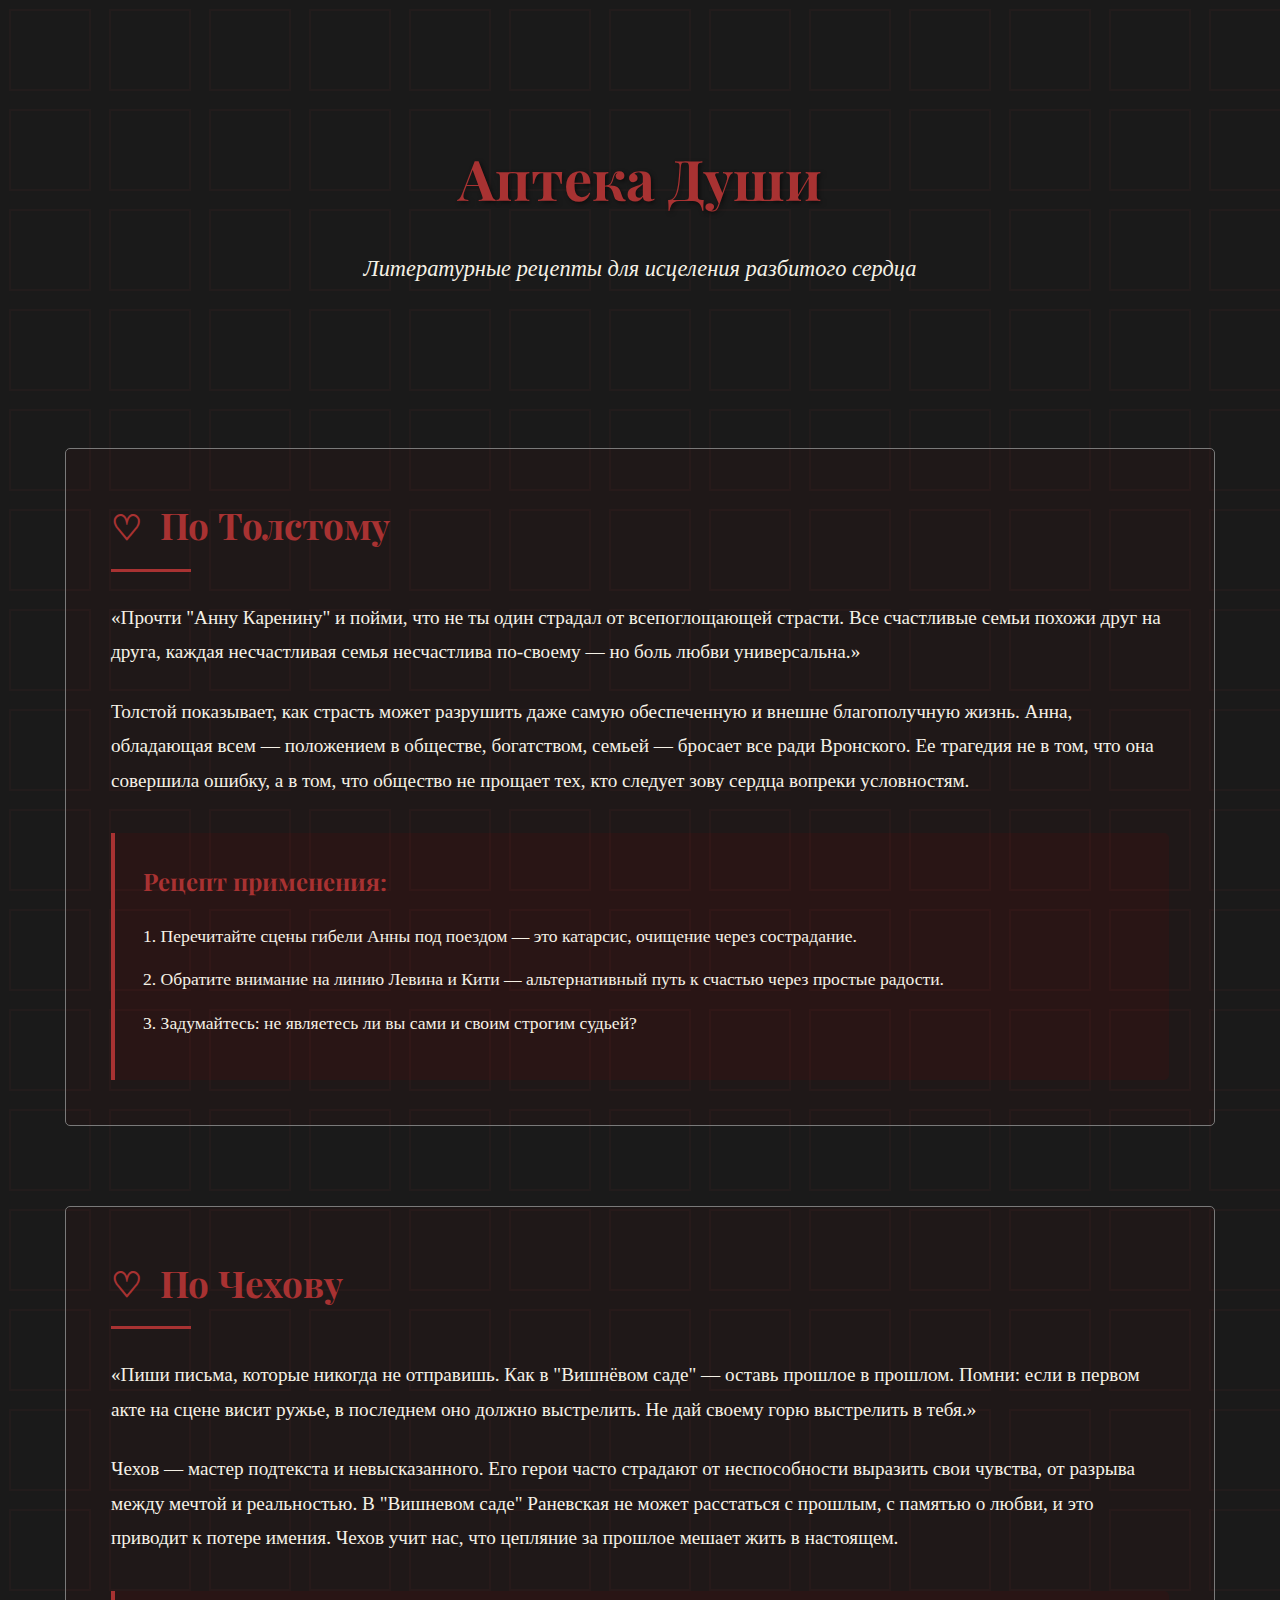
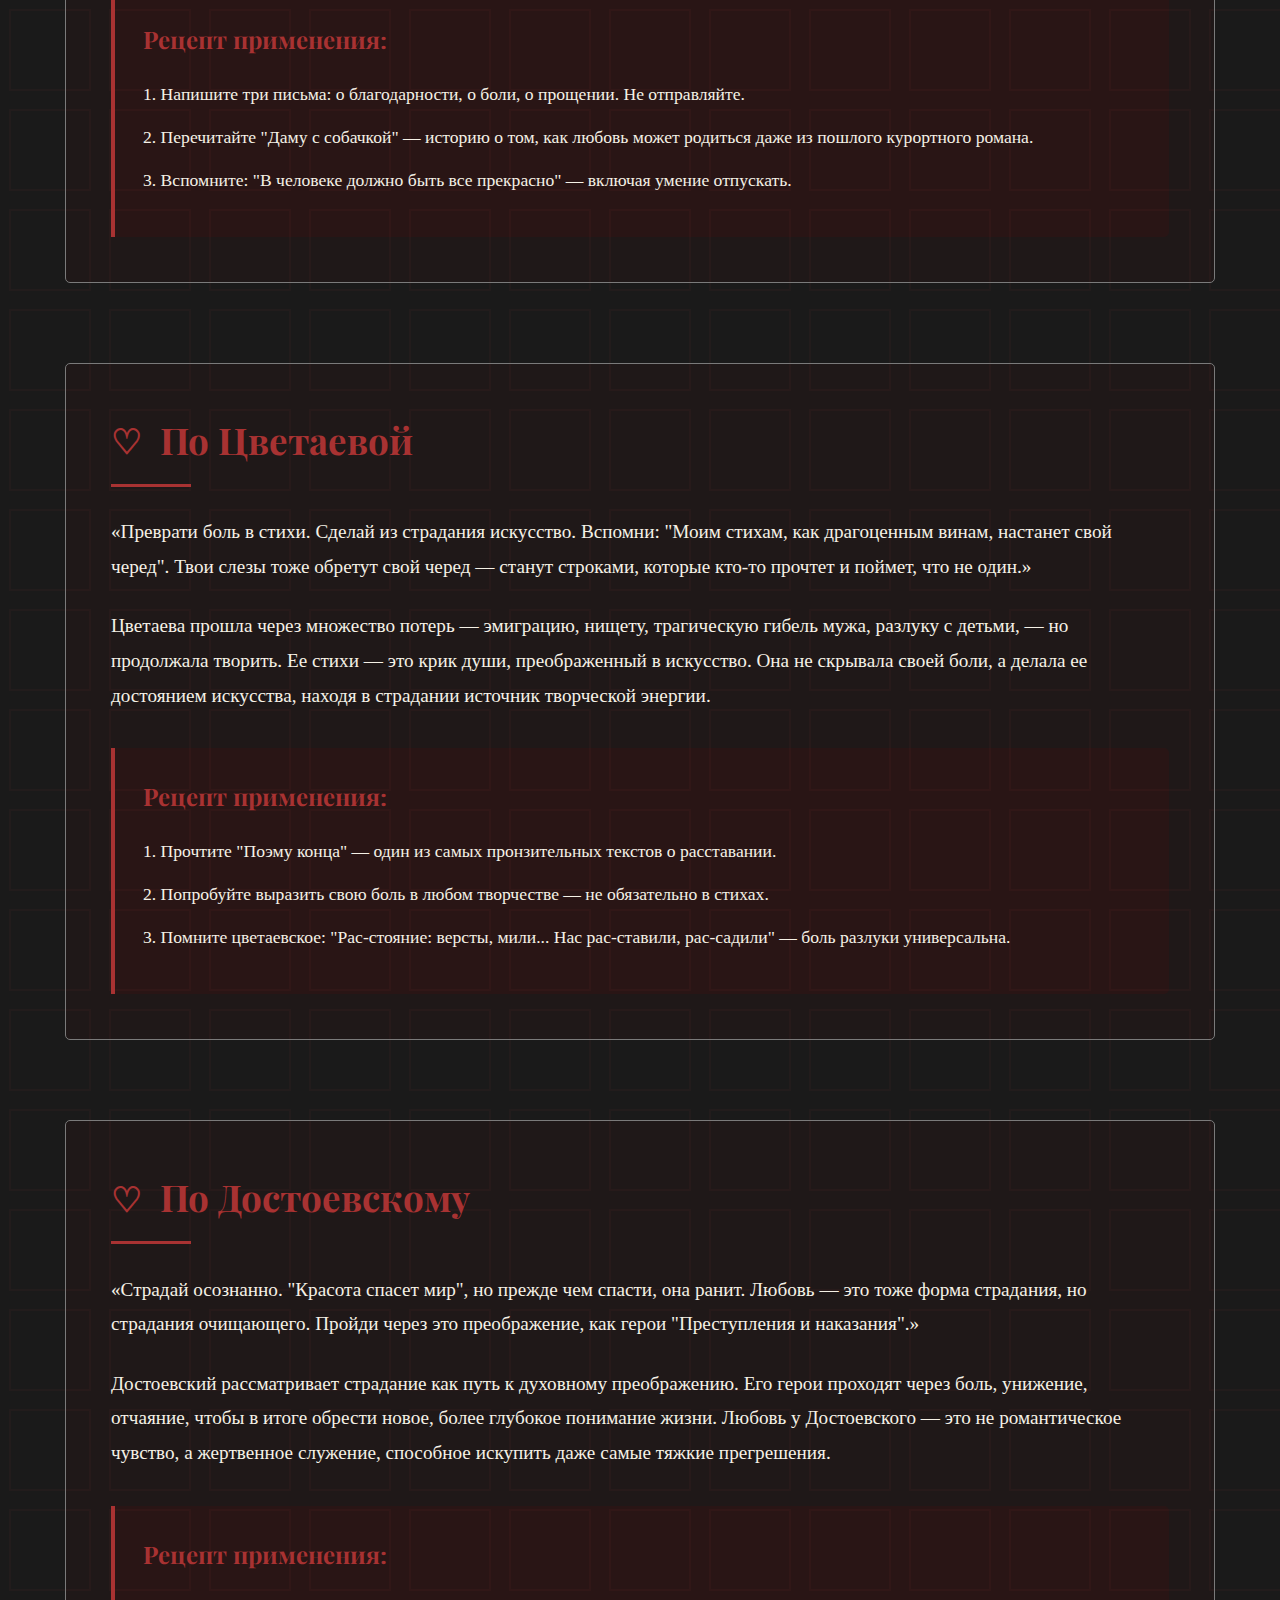
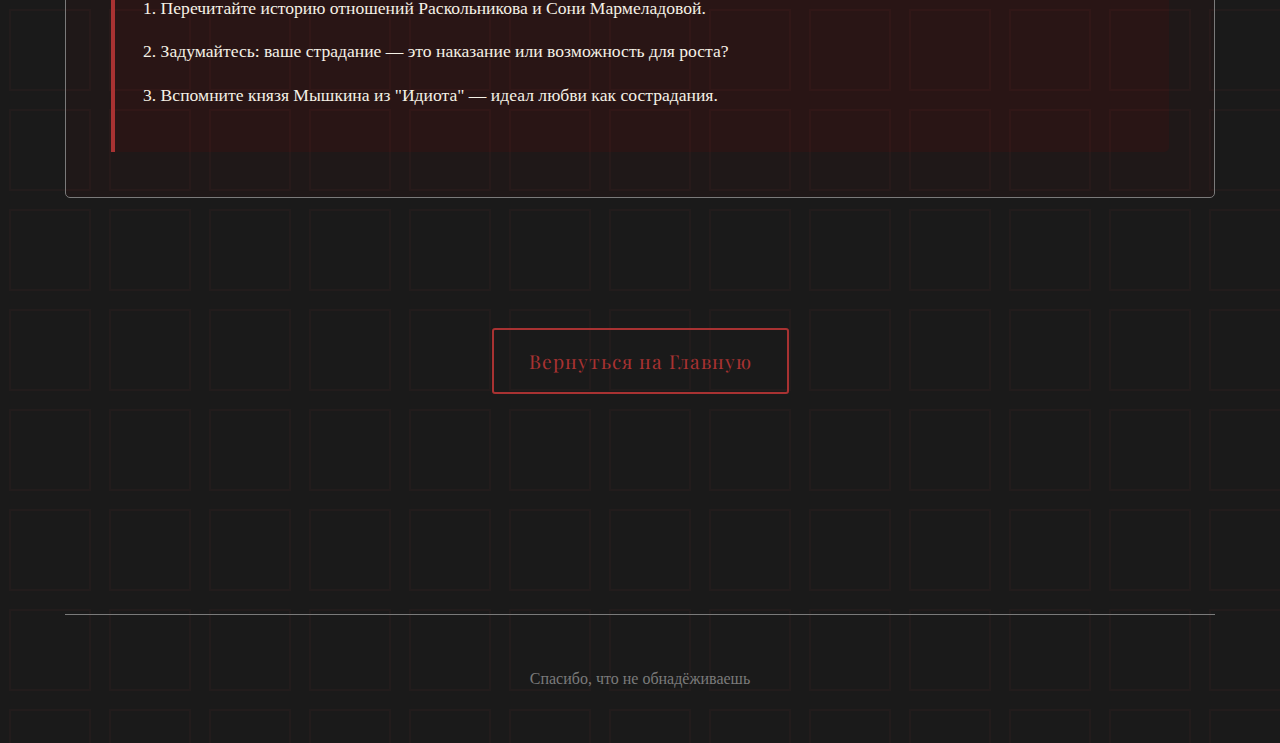
<file: pharmacy.html>
<!DOCTYPE html>
<html lang="ru">
<head>
    <meta charset="UTF-8">
    <meta name="viewport" content="width=device-width, initial-scale=1.0">
    <link rel="shortcut icon" href="img/vechno.png" type="image/x-icon">
    <title>Аптека для души - Вечный Возврат</title>
    <meta name="description" content="Хроники разбитых сердец в зеркале мировой литературы. Исследуйте трагедии всепоглощающей страсти и элегии несбывшегося.">
    <meta name="keywords" content="литература, архив, переживания, страсть, трагедия, элегия">
    <link rel="stylesheet" href="styles/style.css">
</head>
<body>
    <div class="container">
        <header class="page-header">
            <h1 class="page-title">Аптека Души</h1>
            <p class="page-subtitle">Литературные рецепты для исцеления разбитого сердца</p>
        </header>
        
        <section>
            <div class="remedy-card fade-in">
                <h2 class="remedy-title">По Толстому</h2>
                <p class="remedy-description">«Прочти "Анну Каренину" и пойми, что не ты один страдал от всепоглощающей страсти. Все счастливые семьи похожи друг на друга, каждая несчастливая семья несчастлива по-своему — но боль любви универсальна.»</p>
                <p class="remedy-description">Толстой показывает, как страсть может разрушить даже самую обеспеченную и внешне благополучную жизнь. Анна, обладающая всем — положением в обществе, богатством, семьей — бросает все ради Вронского. Ее трагедия не в том, что она совершила ошибку, а в том, что общество не прощает тех, кто следует зову сердца вопреки условностям.</p>
                
                <div class="prescription">
                    <h3 class="prescription-title">Рецепт применения:</h3>
                    <p>1. Перечитайте сцены гибели Анны под поездом — это катарсис, очищение через сострадание.</p>
                    <p>2. Обратите внимание на линию Левина и Кити — альтернативный путь к счастью через простые радости.</p>
                    <p>3. Задумайтесь: не являетесь ли вы сами и своим строгим судьей?</p>
                </div>
            </div>
            
            <div class="remedy-card fade-in">
                <h2 class="remedy-title">По Чехову</h2>
                <p class="remedy-description">«Пиши письма, которые никогда не отправишь. Как в "Вишнёвом саде" — оставь прошлое в прошлом. Помни: если в первом акте на сцене висит ружье, в последнем оно должно выстрелить. Не дай своему горю выстрелить в тебя.»</p>
                <p class="remedy-description">Чехов — мастер подтекста и невысказанного. Его герои часто страдают от неспособности выразить свои чувства, от разрыва между мечтой и реальностью. В "Вишневом саде" Раневская не может расстаться с прошлым, с памятью о любви, и это приводит к потере имения. Чехов учит нас, что цепляние за прошлое мешает жить в настоящем.</p>
                
                <div class="prescription">
                    <h3 class="prescription-title">Рецепт применения:</h3>
                    <p>1. Напишите три письма: о благодарности, о боли, о прощении. Не отправляйте.</p>
                    <p>2. Перечитайте "Даму с собачкой" — историю о том, как любовь может родиться даже из пошлого курортного романа.</p>
                    <p>3. Вспомните: "В человеке должно быть все прекрасно" — включая умение отпускать.</p>
                </div>
            </div>
            
            <div class="remedy-card fade-in">
                <h2 class="remedy-title">По Цветаевой</h2>
                <p class="remedy-description">«Преврати боль в стихи. Сделай из страдания искусство. Вспомни: "Моим стихам, как драгоценным винам, настанет свой черед". Твои слезы тоже обретут свой черед — станут строками, которые кто-то прочтет и поймет, что не один.»</p>
                <p class="remedy-description">Цветаева прошла через множество потерь — эмиграцию, нищету, трагическую гибель мужа, разлуку с детьми, — но продолжала творить. Ее стихи — это крик души, преображенный в искусство. Она не скрывала своей боли, а делала ее достоянием искусства, находя в страдании источник творческой энергии.</p>
                
                <div class="prescription">
                    <h3 class="prescription-title">Рецепт применения:</h3>
                    <p>1. Прочтите "Поэму конца" — один из самых пронзительных текстов о расставании.</p>
                    <p>2. Попробуйте выразить свою боль в любом творчестве — не обязательно в стихах.</p>
                    <p>3. Помните цветаевское: "Рас-стояние: версты, мили... Нас рас-ставили, рас-садили" — боль разлуки универсальна.</p>
                </div>
            </div>
            
            <div class="remedy-card fade-in">
                <h2 class="remedy-title">По Достоевскому</h2>
                <p class="remedy-description">«Страдай осознанно. "Красота спасет мир", но прежде чем спасти, она ранит. Любовь — это тоже форма страдания, но страдания очищающего. Пройди через это преображение, как герои "Преступления и наказания".»</p>
                <p class="remedy-description">Достоевский рассматривает страдание как путь к духовному преображению. Его герои проходят через боль, унижение, отчаяние, чтобы в итоге обрести новое, более глубокое понимание жизни. Любовь у Достоевского — это не романтическое чувство, а жертвенное служение, способное искупить даже самые тяжкие прегрешения.</p>
                
                <div class="prescription">
                    <h3 class="prescription-title">Рецепт применения:</h3>
                    <p>1. Перечитайте историю отношений Раскольникова и Сони Мармеладовой.</p>
                    <p>2. Задумайтесь: ваше страдание — это наказание или возможность для роста?</p>
                    <p>3. Вспомните князя Мышкина из "Идиота" — идеал любви как сострадания.</p>
                </div>
            </div>
            
            <div style="text-align: center;">
                <a href="index.html" class="back-btn">Вернуться на Главную</a>
            </div>
        </section>
        
        <footer>
            <p>Спасибо, что не обнадёживаешь</p>
        </footer>
    </div>

    <script>
        document.addEventListener('DOMContentLoaded', function() {
            const fadeElements = document.querySelectorAll('.fade-in');
            
            const observer = new IntersectionObserver((entries) => {
                entries.forEach(entry => {
                    if (entry.isIntersecting) {
                        entry.target.classList.add('visible');
                    }
                });
            }, { 
                threshold: 0.1,
                rootMargin: '0px 0px -50px 0px'
            });
            
            fadeElements.forEach(element => {
                observer.observe(element);
            });
        });
    </script>
</body>
</html>
</file>
<file: styles/style.css>
/* style.css */
@import url('https://fonts.googleapis.com/css2?family=Playfair+Display:wght@400;700&family=Old+Standard+TT&display=swap');

:root {
    --dark-bg: #1a1a1a;
    --text-color: #f5f1e6;
    --accent-color: #a83232;
    --secondary-color: #7a7a7a;
    --highlight-color: #d14343;
}

* {
    margin: 0;
    padding: 0;
    box-sizing: border-box;
}

body {
    font-family: 'Old Standard TT', serif;
    background-color: var(--dark-bg);
    color: var(--text-color);
    line-height: 1.7;
    background-image: url('data:image/svg+xml;utf8,<svg xmlns="http://www.w3.org/2000/svg" width="100" height="100" opacity="0.05"><rect fill="none" stroke="%23a83232" stroke-width="2" x="10" y="10" width="80" height="80"/></svg>');
    font-size: 18px;
}

.container {
    max-width: 1200px;
    margin: 0 auto;
    padding: 0 25px;
}

/* Заставка */
.hero {
    height: 100vh;
    display: flex;
    flex-direction: column;
    justify-content: center;
    align-items: center;
    text-align: center;
    padding: 0 25px;
    position: relative;
    overflow: hidden;
}

.hero::before {
    content: "";
    position: absolute;
    top: 0;
    left: 0;
    width: 100%;
    height: 100%;
    background: radial-gradient(circle at center, transparent 0%, var(--dark-bg) 70%);
    z-index: -1;
}

.hero h1 {
    font-family: 'Playfair Display', serif;
    font-size: 4.5rem;
    margin-bottom: 2.5rem;
    letter-spacing: 4px;
    text-transform: uppercase;
    font-weight: 400;
    text-shadow: 2px 2px 4px rgba(0, 0, 0, 0.5);
}

.hero .quote {
    font-size: 1.4rem;
    max-width: 700px;
    font-style: italic;
    margin-bottom: 3.5rem;
    position: relative;
    padding: 0 25px;
    line-height: 1.8;
}

.hero .quote::before,
.hero .quote::after {
    content: '"';
    font-size: 2.5rem;
    color: var(--accent-color);
    position: absolute;
    opacity: 0.7;
}

.hero .quote::before {
    top: -15px;
    left: 0;
}

.hero .quote::after {
    bottom: -25px;
    right: 0;
}

.scroll-indicator {
    position: absolute;
    bottom: 40px;
    left: 50%;
    transform: translateX(-50%);
    animation: bounce 2s infinite;
    font-size: 1.8rem;
    color: var(--accent-color);
}

@keyframes bounce {
    0%, 20%, 50%, 80%, 100% {
        transform: translateY(0) translateX(-50%);
    }
    40% {
        transform: translateY(-15px) translateX(-50%);
    }
    60% {
        transform: translateY(-7px) translateX(-50%);
    }
}

/* Основное содержимое */
section {
    padding: 90px 0;
    border-bottom: 1px solid var(--secondary-color);
}

section:last-of-type {
    border-bottom: none;
}

.intro {
    text-align: center;
    font-size: 1.3rem;
    max-width: 800px;
    margin: 0 auto;
    line-height: 1.8;
}

.gallery-item {
    margin-bottom: 70px;
    opacity: 0;
    transform: translateY(30px);
    transition: opacity 0.8s, transform 0.8s;
    padding: 25px;
    border-radius: 5px;
    transition: all 0.5s;
}

.gallery-item:hover {
    background: rgba(139, 0, 0, 0.05);
}

.gallery-item.visible {
    opacity: 1;
    transform: translateY(0);
}

.gallery-title {
    font-family: 'Playfair Display', serif;
    font-size: 2.2rem;
    margin-bottom: 1.5rem;
    color: var(--accent-color);
    position: relative;
    padding-bottom: 15px;
}

.gallery-title::after {
    content: '';
    position: absolute;
    bottom: 0;
    left: 0;
    width: 80px;
    height: 3px;
    background-color: var(--accent-color);
}

.quote-block {
    border-left: 3px solid var(--accent-color);
    padding-left: 25px;
    margin: 25px 0;
    font-style: italic;
    font-size: 1.2rem;
    background: rgba(139, 0, 0, 0.05);
    padding: 20px 25px;
    border-radius: 0 5px 5px 0;
}

.commentary {
    font-size: 1.2rem;
    line-height: 1.8;
}

/* Аптека для души */
.pharmacy {
    display: grid;
    grid-template-columns: repeat(2, 1fr);
    gap: 35px;
    margin-top: 50px;
}

.remedy {
    background: rgba(139, 0, 0, 0.1);
    padding: 30px;
    border: 1px solid var(--secondary-color);
    transition: transform 0.3s, border-color 0.3s, box-shadow 0.3s;
    position: relative;
    border-radius: 5px;
}

.remedy:hover {
    transform: translateY(-8px);
    border-color: var(--accent-color);
    box-shadow: 0 10px 20px rgba(0, 0, 0, 0.2);
}

.remedy-title {
    font-family: 'Playfair Display', serif;
    font-size: 1.5rem;
    margin-bottom: 20px;
    color: var(--accent-color);
    display: flex;
    align-items: center;
}

.remedy-title::before {
    content: "♡";
    margin-right: 12px;
    font-size: 1.8rem;
}

.remedy-description {
    font-size: 1.2rem;
    line-height: 1.7;
}

/* Новые разделы - улучшенный дизайн */
.new-sections {
    display: grid;
    grid-template-columns: repeat(3, 1fr);
    gap: 30px;
    margin-top: 50px;
}

.section-card {
    background: linear-gradient(145deg, rgba(139, 0, 0, 0.08), rgba(26, 26, 26, 0.5));
    border: 1px solid var(--secondary-color);
    border-radius: 8px;
    padding: 35px 25px;
    transition: all 0.4s ease;
    text-align: center;
    display: flex;
    flex-direction: column;
    height: 100%;
    position: relative;
    overflow: hidden;
}

.section-card::before {
    content: '';
    position: absolute;
    top: 0;
    left: 0;
    width: 100%;
    height: 4px;
    background: var(--accent-color);
    transform: scaleX(0);
    transition: transform 0.4s ease;
}

.section-card:hover {
    transform: translateY(-8px);
    border-color: var(--accent-color);
    box-shadow: 0 15px 30px rgba(0, 0, 0, 0.25);
}

.section-card:hover::before {
    transform: scaleX(1);
}

.section-icon {
    font-size: 3rem;
    color: var(--accent-color);
    margin-bottom: 20px;
    transition: transform 0.3s ease;
}

.section-card:hover .section-icon {
    transform: scale(1.1);
}

.section-card h3 {
    font-family: 'Playfair Display', serif;
    font-size: 1.6rem;
    margin-bottom: 15px;
    color: var(--accent-color);
}

.section-card p {
    font-size: 1.1rem;
    line-height: 1.6;
    margin-bottom: 25px;
    flex-grow: 1;
}

.section-btn {
    display: inline-block;
    padding: 12px 25px;
    background: transparent;
    color: var(--accent-color);
    border: 1px solid var(--accent-color);
    text-decoration: none;
    font-family: 'Playfair Display', serif;
    transition: all 0.3s;
    border-radius: 3px;
    margin-top: auto;
    position: relative;
    overflow: hidden;
    z-index: 1;
}

.section-btn::before {
    content: '';
    position: absolute;
    top: 0;
    left: -100%;
    width: 100%;
    height: 100%;
    background: var(--accent-color);
    transition: left 0.3s;
    z-index: -1;
}

.section-btn:hover {
    color: var(--text-color);
}

.section-btn:hover::before {
    left: 0;
}

/* Кнопки */
.btn-container {
    text-align: center;
    margin-top: 60px;
}

.archive-btn {
    display: inline-block;
    padding: 15px 35px;
    background: transparent;
    color: var(--accent-color);
    border: 2px solid var(--accent-color);
    text-decoration: none;
    font-family: 'Playfair Display', serif;
    font-size: 1.2rem;
    transition: all 0.3s;
    position: relative;
    overflow: hidden;
    border-radius: 3px;
    letter-spacing: 1px;
}

.archive-btn::before {
    content: '';
    position: absolute;
    top: 0;
    left: -100%;
    width: 100%;
    height: 100%;
    background: var(--accent-color);
    transition: left 0.4s;
    z-index: -1;
}

.archive-btn:hover {
    color: var(--text-color);
    transform: translateY(-3px);
    box-shadow: 0 5px 15px rgba(139, 0, 0, 0.3);
}

.archive-btn:hover::before {
    left: 0;
}

/* Заключение */
.conclusion {
    text-align: center;
    font-size: 1.3rem;
    max-width: 800px;
    margin: 0 auto;
    line-height: 1.8;
}

.conclusion p {
    margin-bottom: 25px;
}

footer {
    text-align: center;
    padding: 50px 0;
    font-size: 1rem;
    color: var(--secondary-color);
    border-top: 1px solid var(--secondary-color);
    margin-top: 80px;
}

/* Стили для страницы Аптека Души */
.page-header {
    text-align: center;
    padding: 130px 0 70px;
}

.page-title {
    font-family: 'Playfair Display', serif;
    font-size: 3.5rem;
    color: var(--accent-color);
    margin-bottom: 25px;
    text-shadow: 2px 2px 4px rgba(0, 0, 0, 0.5);
}

.page-subtitle {
    font-size: 1.4rem;
    max-width: 700px;
    margin: 0 auto;
    font-style: italic;
    line-height: 1.7;
}

.remedy-card {
    margin-bottom: 80px;
    padding: 45px;
    background: rgba(139, 0, 0, 0.05);
    border: 1px solid var(--secondary-color);
    position: relative;
    border-radius: 5px;
    transition: transform 0.3s, box-shadow 0.3s;
}

.remedy-card:hover {
    transform: translateY(-5px);
    box-shadow: 0 10px 25px rgba(0, 0, 0, 0.2);
}

.remedy-card .remedy-title {
    font-family: 'Playfair Display', serif;
    font-size: 2.3rem;
    margin-bottom: 1.8rem;
    color: var(--accent-color);
    display: flex;
    align-items: center;
    position: relative;
    padding-bottom: 15px;
}

.remedy-card .remedy-title::before {
    content: "♡";
    margin-right: 18px;
    font-size: 2.2rem;
}

.remedy-card .remedy-title::after {
    content: '';
    position: absolute;
    bottom: 0;
    left: 0;
    width: 80px;
    height: 3px;
    background-color: var(--accent-color);
}

.remedy-card .remedy-description {
    font-size: 1.2rem;
    line-height: 1.8;
    margin-bottom: 25px;
}

.prescription {
    margin-top: 35px;
    padding: 28px;
    background: rgba(139, 0, 0, 0.1);
    border-left: 4px solid var(--accent-color);
    border-radius: 0 5px 5px 0;
}

.prescription-title {
    font-family: 'Playfair Display', serif;
    font-size: 1.5rem;
    margin-bottom: 20px;
    color: var(--accent-color);
}

.prescription p {
    margin-bottom: 15px;
    font-size: 1.1rem;
    line-height: 1.6;
}

.back-btn {
    display: inline-block;
    padding: 15px 35px;
    background: transparent;
    color: var(--accent-color);
    border: 2px solid var(--accent-color);
    text-decoration: none;
    font-family: 'Playfair Display', serif;
    font-size: 1.2rem;
    transition: all 0.3s;
    margin: 50px 0;
    border-radius: 3px;
    letter-spacing: 1px;
}

.back-btn:hover {
    background: var(--accent-color);
    color: var(--text-color);
    transform: translateY(-3px);
    box-shadow: 0 5px 15px rgba(139, 0, 0, 0.3);
}

/* Стили для страницы Архив Переживаний */
.gallery-page .gallery-item {
    opacity: 1;
    transform: translateY(0);
    margin-bottom: 90px;
    padding: 45px;
    background: rgba(139, 0, 0, 0.05);
    border: 1px solid var(--secondary-color);
    border-radius: 5px;
    transition: transform 0.3s, box-shadow 0.3s;
}

.gallery-page .gallery-item:hover {
    transform: translateY(-5px);
    box-shadow: 0 10px 25px rgba(0, 0, 0, 0.2);
}

.gallery-page .gallery-title {
    font-family: 'Playfair Display', serif;
    font-size: 2.3rem;
    margin-bottom: 1.8rem;
    color: var(--accent-color);
    position: relative;
    padding-bottom: 15px;
}

.gallery-page .gallery-title::after {
    content: '';
    position: absolute;
    bottom: 0;
    left: 0;
    width: 80px;
    height: 3px;
    background-color: var(--accent-color);
}

.gallery-page .quote-block {
    border-left: 3px solid var(--accent-color);
    padding-left: 28px;
    margin: 28px 0;
    font-style: italic;
    font-size: 1.3rem;
    background: rgba(139, 0, 0, 0.08);
    padding: 22px 28px;
    border-radius: 0 5px 5px 0;
    line-height: 1.7;
}

.gallery-page .commentary {
    font-size: 1.2rem;
    line-height: 1.8;
    margin-bottom: 25px;
}

.literary-examples {
    margin-top: 35px;
    padding: 25px;
    background: rgba(139, 0, 0, 0.1);
    border-left: 4px solid var(--accent-color);
    border-radius: 0 5px 5px 0;
}

.examples-title {
    font-family: 'Playfair Display', serif;
    font-size: 1.5rem;
    margin-bottom: 18px;
    color: var(--accent-color);
}

.literary-examples p {
    margin-bottom: 12px;
    font-size: 1.1rem;
    line-height: 1.6;
}

.literary-examples strong {
    color: var(--accent-color);
}

/* Кастомный скроллбар */
::-webkit-scrollbar {
    width: 12px;
}

::-webkit-scrollbar-track {
    background: var(--dark-bg);
    border-left: 1px solid var(--secondary-color);
}

::-webkit-scrollbar-thumb {
    background: var(--accent-color);
    border-radius: 6px;
    border: 2px solid var(--dark-bg);
}

::-webkit-scrollbar-thumb:hover {
    background: var(--highlight-color);
}

::-webkit-scrollbar-thumb:active {
    background: #8b0000;
}

* {
    scrollbar-width: thin;
    scrollbar-color: var(--accent-color) var(--dark-bg);
}

html {
    scroll-behavior: smooth;
}

::selection {
    background: var(--accent-color);
    color: var(--text-color);
}

::-moz-selection {
    background: var(--accent-color);
    color: var(--text-color);
}

/* Анимация для скроллбара */
::-webkit-scrollbar-thumb {
    background: linear-gradient(180deg, var(--accent-color) 0%, #8b0000 100%);
    border-radius: 8px;
    border: 3px solid var(--dark-bg);
    box-shadow: 0 0 10px rgba(168, 50, 50, 0.3);
    transition: all 0.3s ease;
}

::-webkit-scrollbar-thumb:hover {
    background: linear-gradient(180deg, var(--highlight-color) 0%, var(--accent-color) 100%);
    box-shadow: 0 0 15px rgba(209, 67, 67, 0.5);
    transform: scale(1.05);
}

/* Адаптивность */
@media (max-width: 900px) {
    .hero h1 {
        font-size: 3.5rem;
    }
    
    .pharmacy, .new-sections {
        grid-template-columns: 1fr;
        gap: 25px;
    }
    
    .gallery-title {
        font-size: 1.9rem;
    }
    
    .page-title {
        font-size: 2.8rem;
    }
    
    .remedy-card {
        padding: 30px;
    }
    
    .remedy-card .remedy-title {
        font-size: 2rem;
    }
    
    .gallery-page .gallery-item {
        padding: 30px;
    }
    
    .gallery-page .gallery-title {
        font-size: 2rem;
    }
}

@media (max-width: 650px) {
    .hero h1 {
        font-size: 2.8rem;
    }
    
    .hero .quote {
        font-size: 1.2rem;
    }
    
    .gallery-item, .remedy {
        padding: 20px;
    }
    
    .container {
        padding: 0 20px;
    }
    
    .page-title {
        font-size: 2.3rem;
    }
    
    .page-subtitle {
        font-size: 1.2rem;
    }
    
    .remedy-card {
        padding: 25px;
    }
    
    .gallery-page .gallery-item {
        padding: 25px;
    }
}

@media (max-width: 480px) {
    .hero h1 {
        font-size: 2.2rem;
    }
    
    .hero .quote {
        font-size: 1.1rem;
        padding: 0 15px;
    }
    
    .gallery-title {
        font-size: 1.7rem;
    }
    
    .page-title {
        font-size: 2rem;
    }
    
    .remedy-card .remedy-title {
        font-size: 1.7rem;
    }
    
    .prescription {
        padding: 20px;
    }
    
    .gallery-page .gallery-title {
        font-size: 1.7rem;
    }
    
    .gallery-page .quote-block {
        padding: 18px 20px;
        font-size: 1.1rem;
    }
}
</file>
